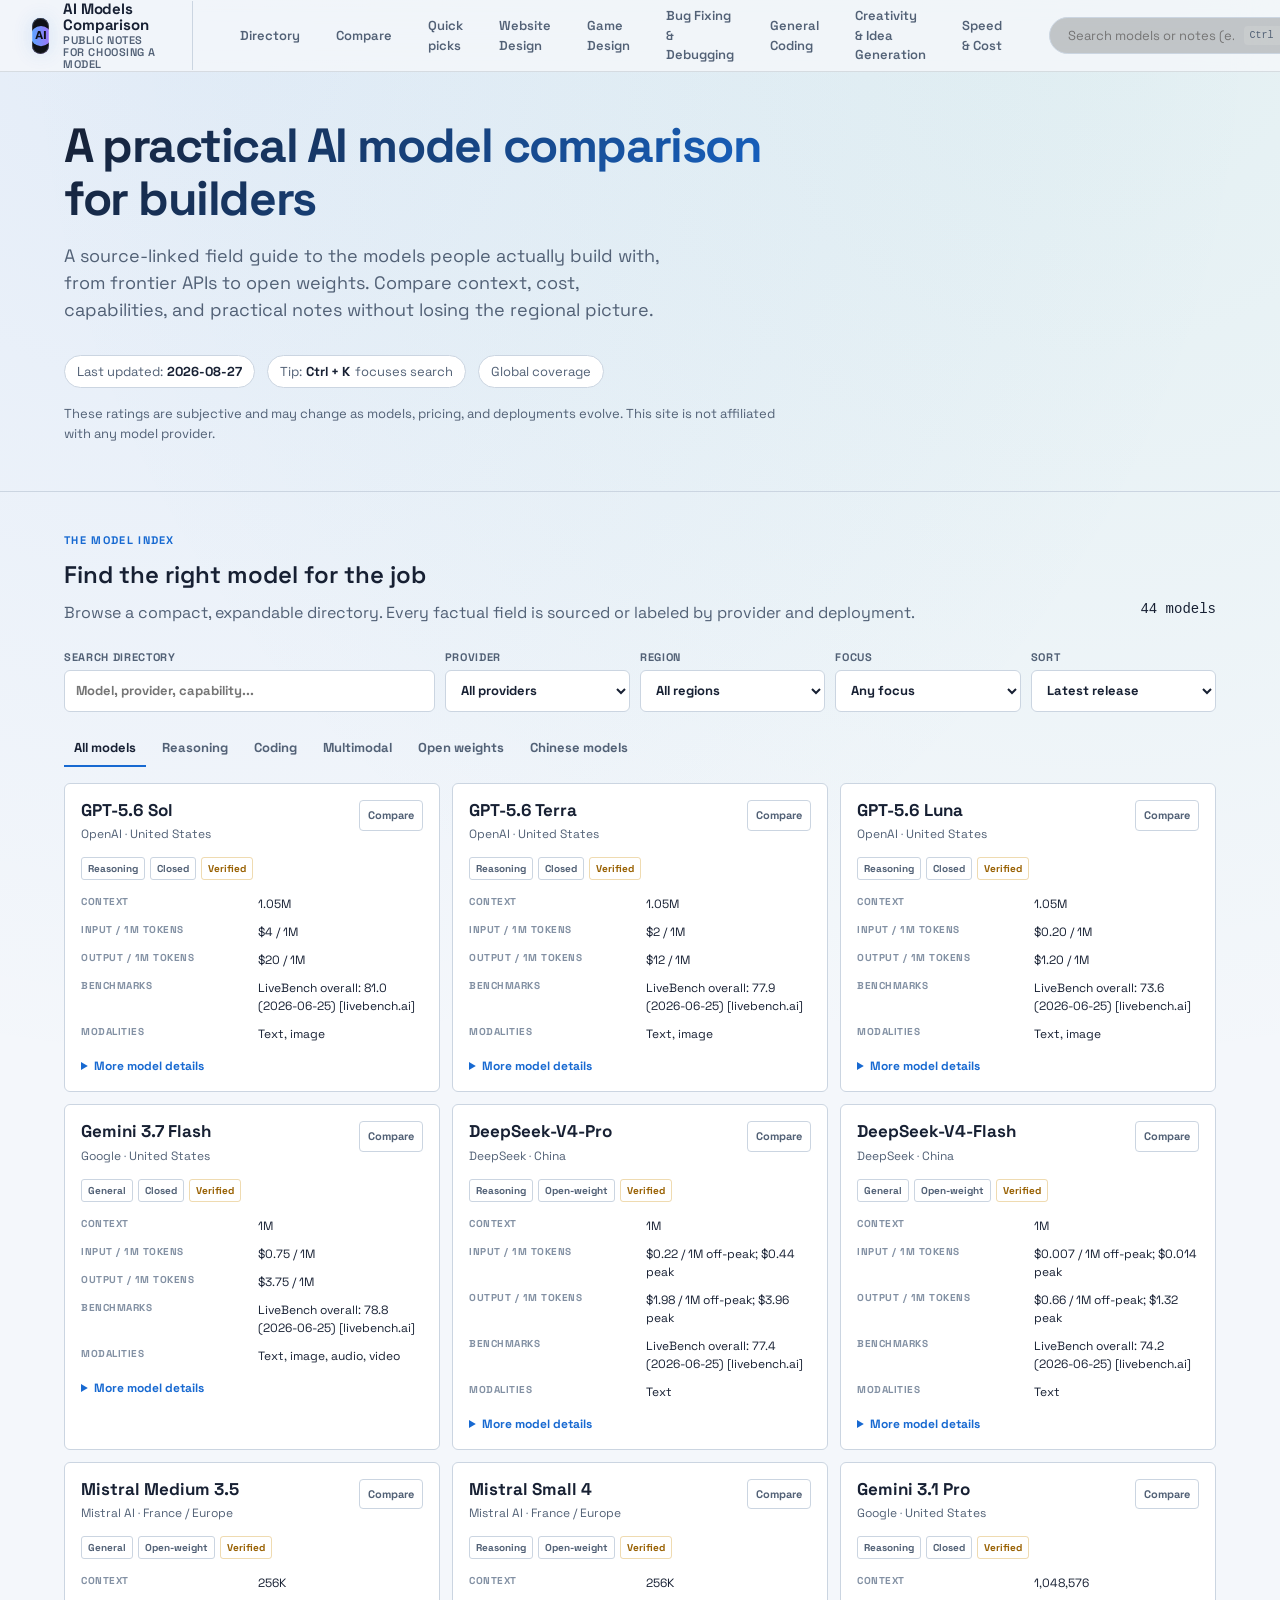
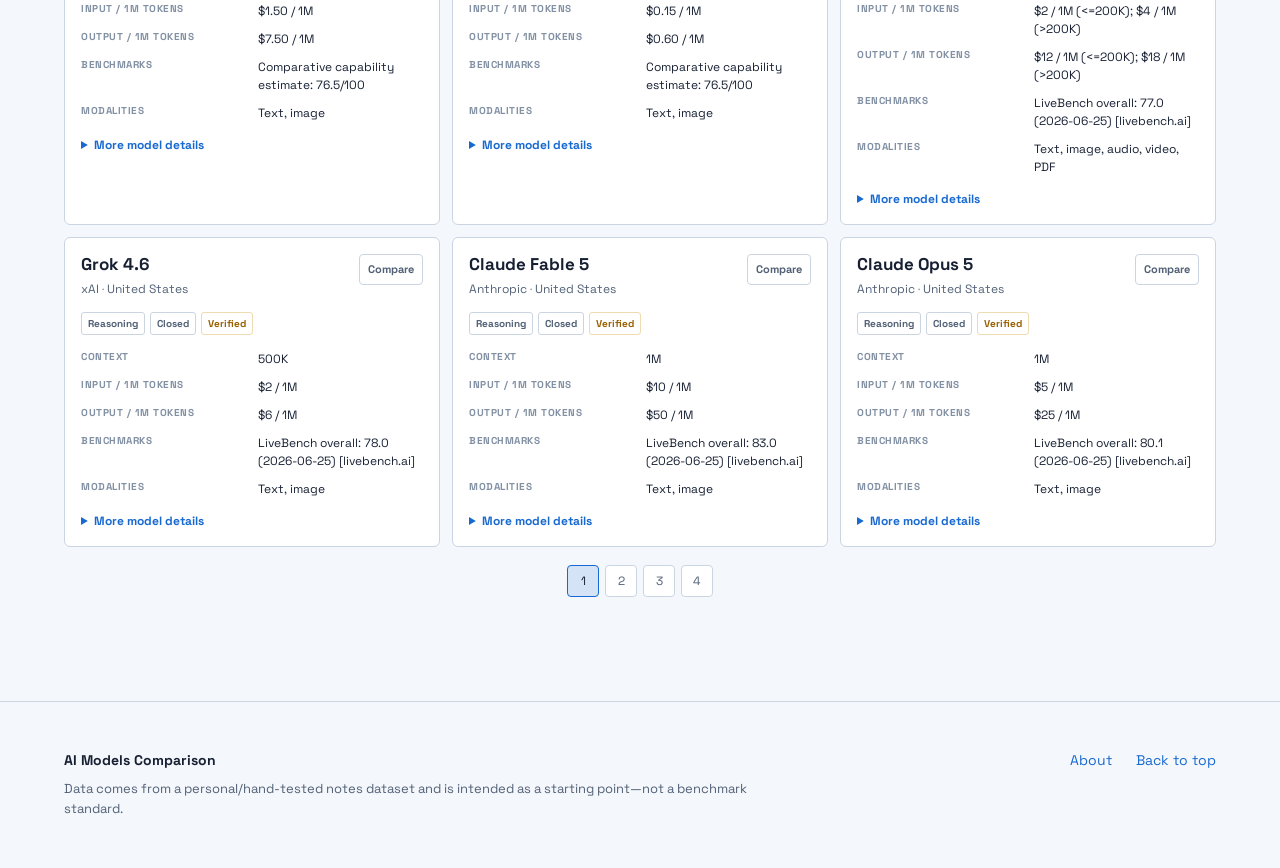
<file: index.html>
<!doctype html>
<html lang="en">
  <head>
    <meta charset="UTF-8" />
    <meta name="viewport" content="width=device-width, initial-scale=1" />
    <meta name="color-scheme" content="dark light" />
    <title>AI Models Comparison</title>
    <meta name="description" content="A source-linked directory for comparing AI model capabilities, context, pricing, licensing, and practical task notes." />
    <meta name="robots" content="index,follow" />

    <meta property="og:type" content="website" />
    <meta property="og:title" content="AI Models Comparison" />
    <meta
      property="og:description"
      content="A skimmable, public comparison of popular AI models across UI/UX, game design, debugging, general coding, creativity, and speed/cost."
    />
    <meta property="og:image" content="./favicon.svg" />

    <meta name="twitter:card" content="summary" />
    <meta name="twitter:title" content="AI Models Comparison" />
    <meta
      name="twitter:description"
      content="A skimmable, public comparison of popular AI models across UI/UX, game design, debugging, general coding, creativity, and speed/cost."
    />
    <meta name="twitter:image" content="./favicon.svg" />
    <link rel="preconnect" href="https://fonts.googleapis.com">
    <link rel="preconnect" href="https://fonts.gstatic.com" crossorigin>
    <link href="https://fonts.googleapis.com/css2?family=Space+Grotesk:wght@400;500;600;700&family=Inter:wght@400;500;600;700&display=swap" rel="stylesheet">
    <link rel="stylesheet" href="./styles.css" />
    <script src="./theme.js"></script>
    <link rel="icon" href="./favicon.svg" type="image/svg+xml" />
    <link rel="apple-touch-icon" href="./favicon.svg" />
    <meta name="theme-color" content="#0f1117" />
  </head>
  <body>
    <a class="skip" href="#main">Skip to content</a>

    <header class="topbar">
      <div class="container topbarInner">
        <a class="brand" href="#top" aria-label="AI Models Comparison Home">
          <span class="logo" aria-hidden="true">
            <img src="./favicon.svg" alt="AI Models Comparison logo" />
          </span>
          <span class="brandText">
            <strong>AI Models Comparison</strong>
            <span>Public notes for choosing a model</span>
          </span>
        </a>

        <nav class="nav" id="nav" aria-label="Section navigation"></nav>

        <div class="controls">
          <form class="searchForm" id="searchForm">
            <label class="input" aria-label="Search models and text">
            <input
              id="search"
              type="search"
              placeholder="Search models or notes (e.g., GPT-5.2, debugging, cost)…"
              autocomplete="off"
            />
              <kbd>Ctrl K</kbd>
            </label>
            <button class="btn" id="searchSubmit" type="submit">Search</button>
          </form>
          <button class="btn" id="clear" type="button">Clear</button>
        </div>
      </div>
    </header>

    <main id="main">
      <section class="hero" id="top">
        <div class="container heroGrid">
          <div class="card heroMain">
            <h1 class="title">A practical AI model comparison for builders</h1>
            <p class="subtitle">
              A source-linked field guide to the models people actually build with, from frontier APIs to open weights.
              Compare context, cost, capabilities, and practical notes without losing the regional picture.
            </p>

            <div class="heroMeta" role="list">
              <span class="pill" role="listitem">
                Last updated: <strong id="updated">—</strong>
              </span>
              <span class="pill" role="listitem">
                Tip: <strong>Ctrl + K</strong>&thinsp; focuses search
              </span>
              <span class="pill" role="listitem">
                Global coverage
              </span>
            </div>

            <p class="disclaimer">
              These ratings are subjective and may change as models, pricing, and deployments evolve.
              This site is not affiliated with any model provider.
            </p>
          </div>
        </div>
      </section>

      <section class="directorySection section" id="directory">
        <div class="container">
          <div class="sectionHeader directoryHeader">
            <div>
              <p class="eyebrow">THE MODEL INDEX</p>
              <h2>Find the right model for the job</h2>
              <p>Browse a compact, expandable directory. Every factual field is sourced or labeled by provider and deployment.</p>
            </div>
            <div class="directoryCount" id="directoryCount" aria-live="polite">—</div>
          </div>
          <div class="directoryTools" aria-label="Directory filters">
            <label class="toolSearch"><span>Search directory</span><input id="directorySearch" type="search" placeholder="Model, provider, capability..." autocomplete="off" /></label>
            <label><span>Provider</span><select id="providerFilter"><option value="">All providers</option></select></label>
            <label><span>Region</span><select id="regionFilter"><option value="">All regions</option></select></label>
            <label><span>Focus</span><select id="focusFilter"><option value="">Any focus</option><option value="reasoning">Reasoning</option><option value="coding">Coding</option><option value="multimodal">Multimodal</option><option value="open">Open weights</option></select></label>
            <label><span>Sort</span><select id="sortFilter"><option value="release">Latest release</option><option value="name">Name</option><option value="context">Context length</option><option value="price">Input price</option></select></label>
          </div>
          <div class="directoryTabs" id="directoryTabs" role="tablist" aria-label="Model categories">
            <button class="tab is-active" data-tab="all" role="tab" aria-selected="true">All models</button>
            <button class="tab" data-tab="reasoning" role="tab" aria-selected="false">Reasoning</button>
            <button class="tab" data-tab="coding" role="tab" aria-selected="false">Coding</button>
            <button class="tab" data-tab="multimodal" role="tab" aria-selected="false">Multimodal</button>
            <button class="tab" data-tab="open" role="tab" aria-selected="false">Open weights</button>
            <button class="tab" data-tab="china" role="tab" aria-selected="false">Chinese models</button>
          </div>
          <div class="selectionBar" id="selectionBar" hidden><span><strong id="selectionCount">0</strong> selected</span><a class="btn btnPrimary" id="compareSelected" href="./compare.html">Compare selected</a><button class="btn" id="clearSelection" type="button">Clear</button></div>
          <div class="modelGrid" id="modelGrid"></div>
          <div class="pagination" id="pagination" aria-label="Directory pagination"></div>
        </div>
      </section>

      <footer class="footer">
        <div class="container footerInner">
          <div class="footerCopy">
            <div class="footerTitle">AI Models Comparison</div>
            <div class="fineprint">
              Data comes from a personal/hand-tested notes dataset and is intended as a starting point—not a benchmark standard.
            </div>
          </div>

          <div class="smallLinks" aria-label="Site links">
            <a href="./README.md">About</a>
            <a href="#top">Back to top</a>
          </div>
        </div>
      </footer>
    </main>

    <script src="./data.js"></script>
    <script src="./app.js"></script>
  </body>
</html>
</file>
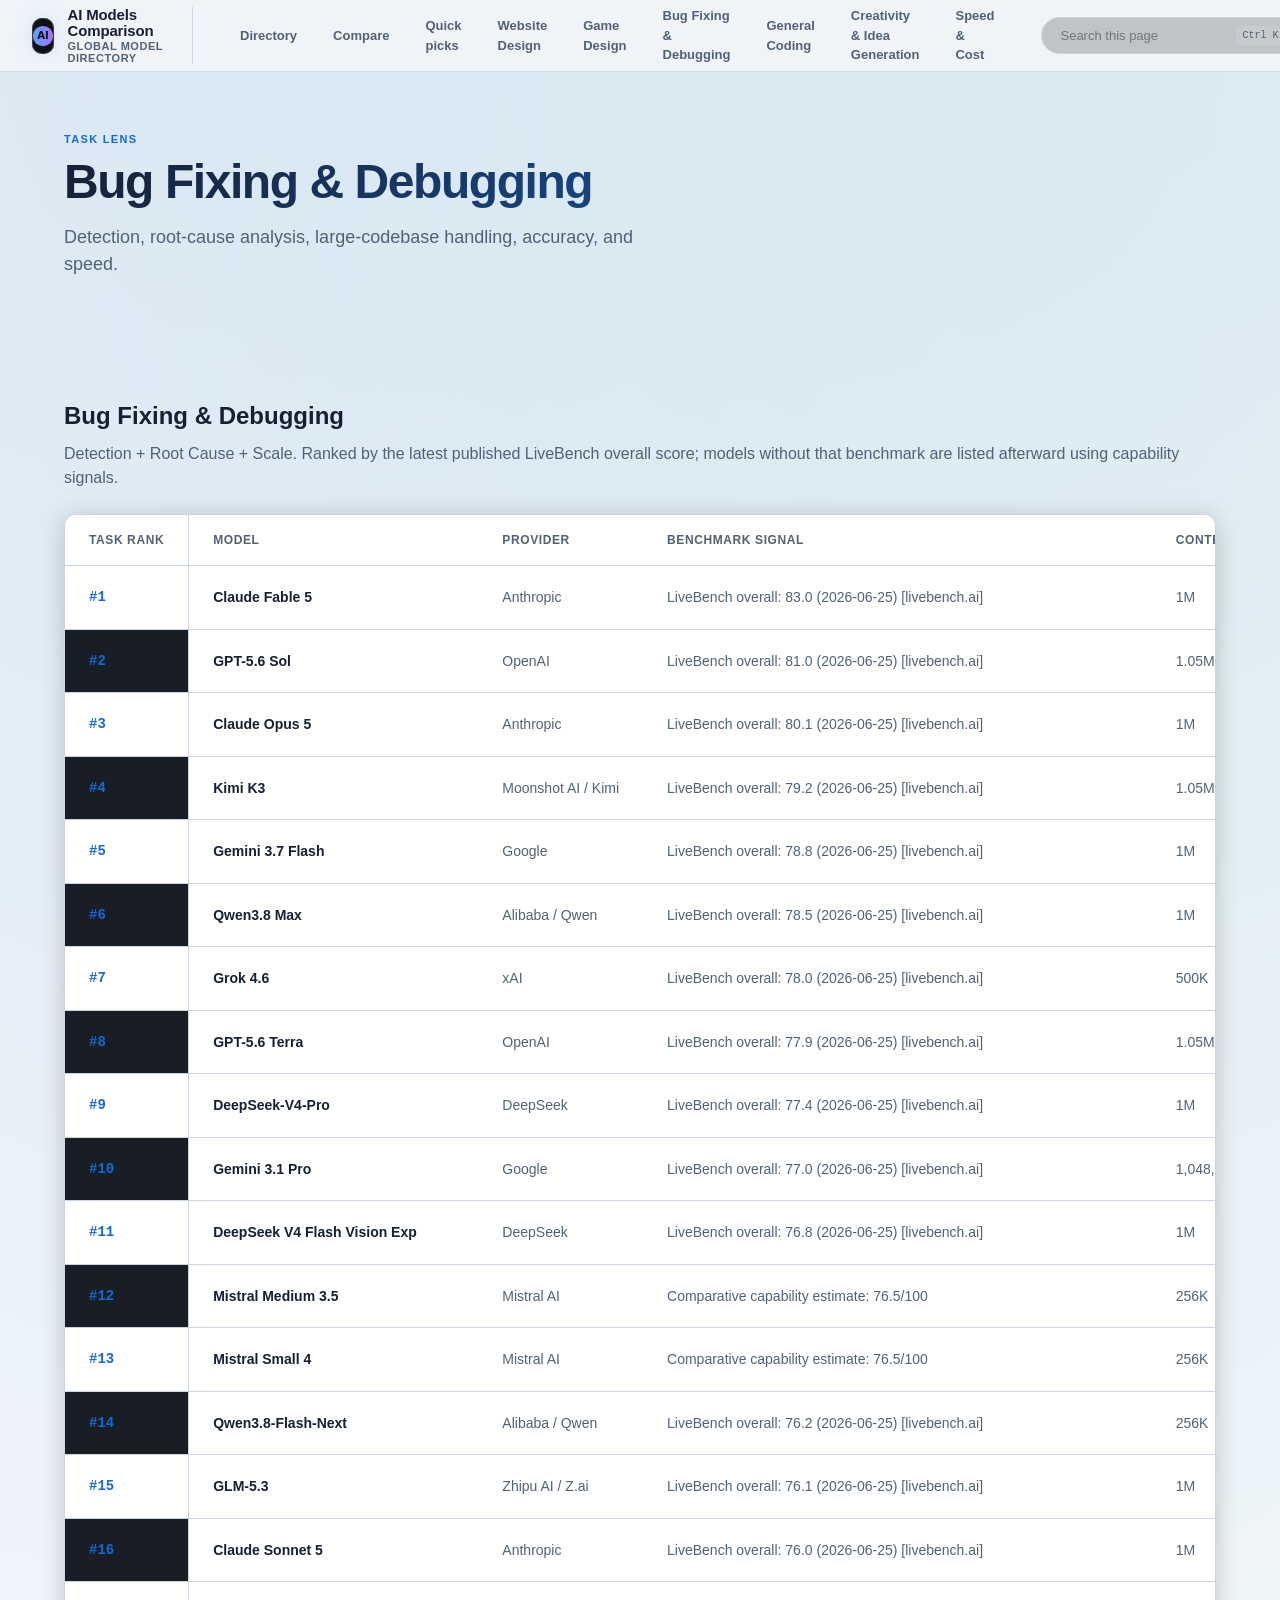
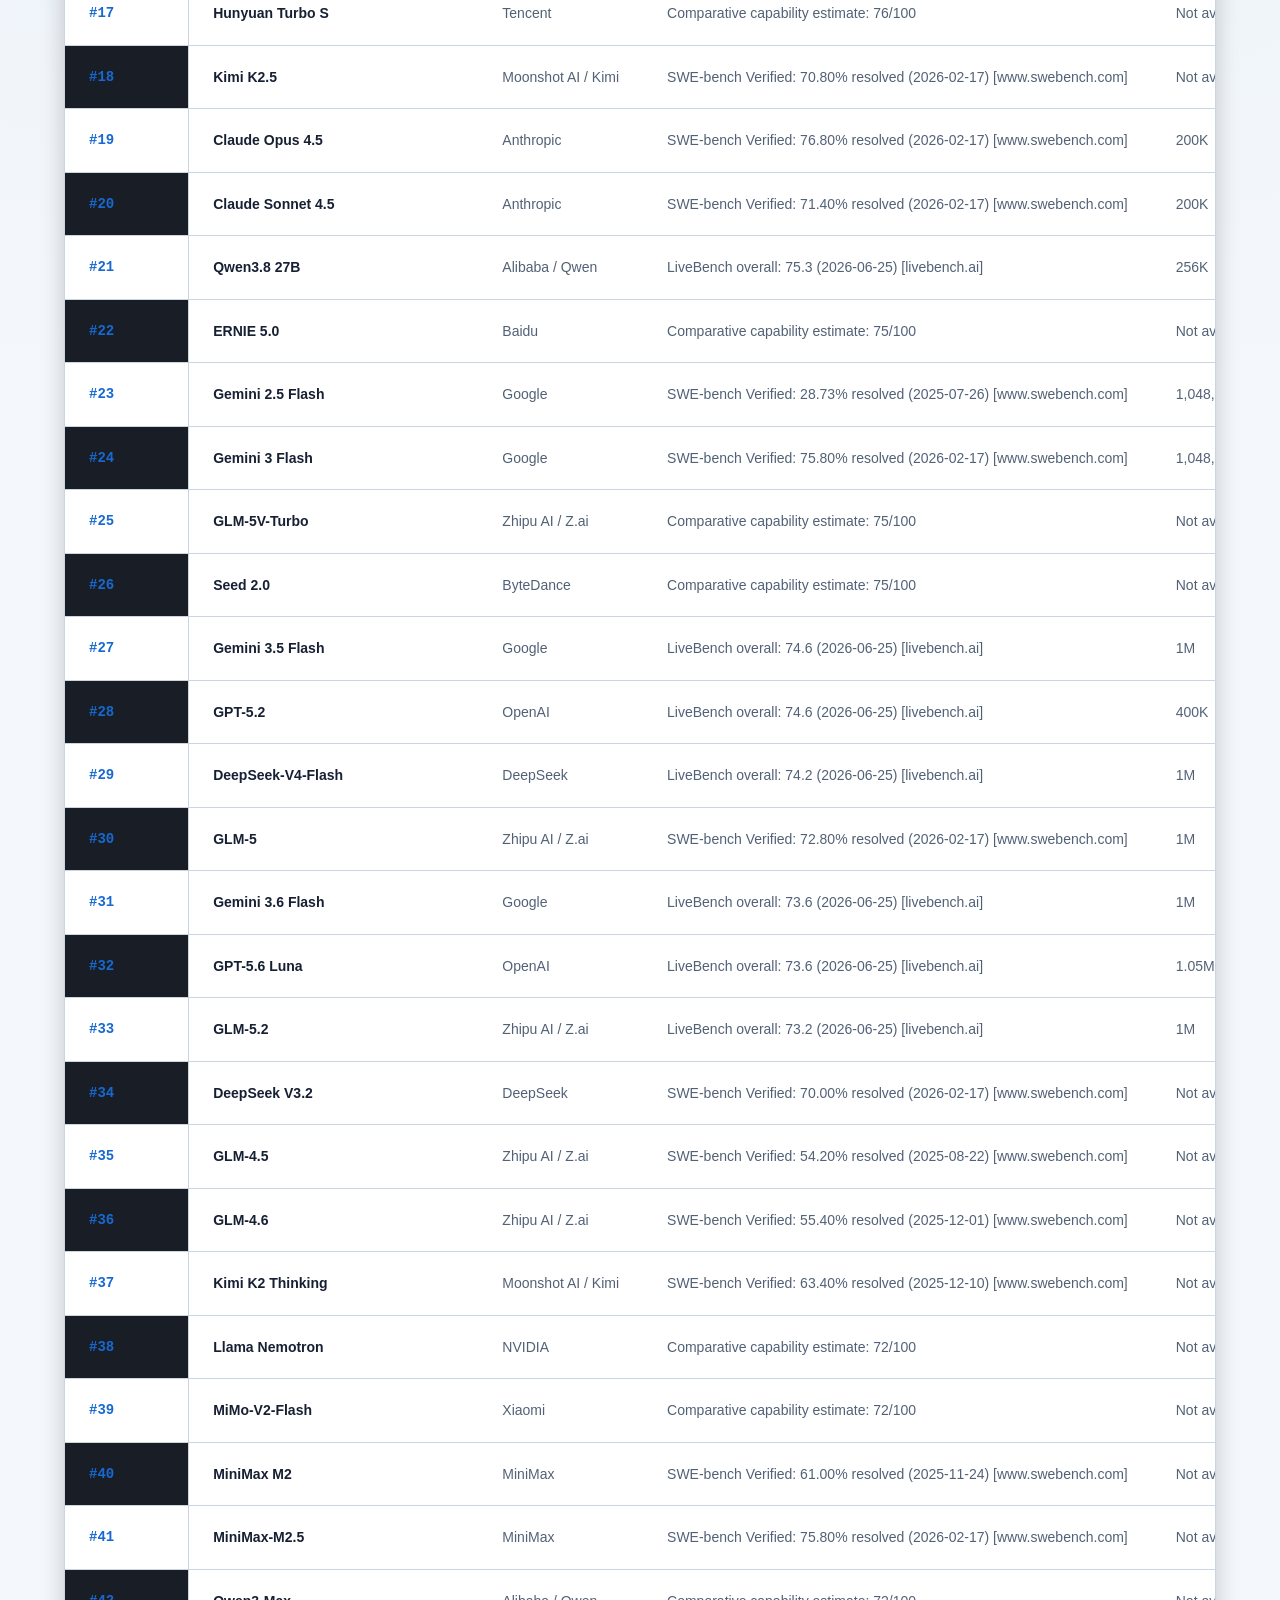
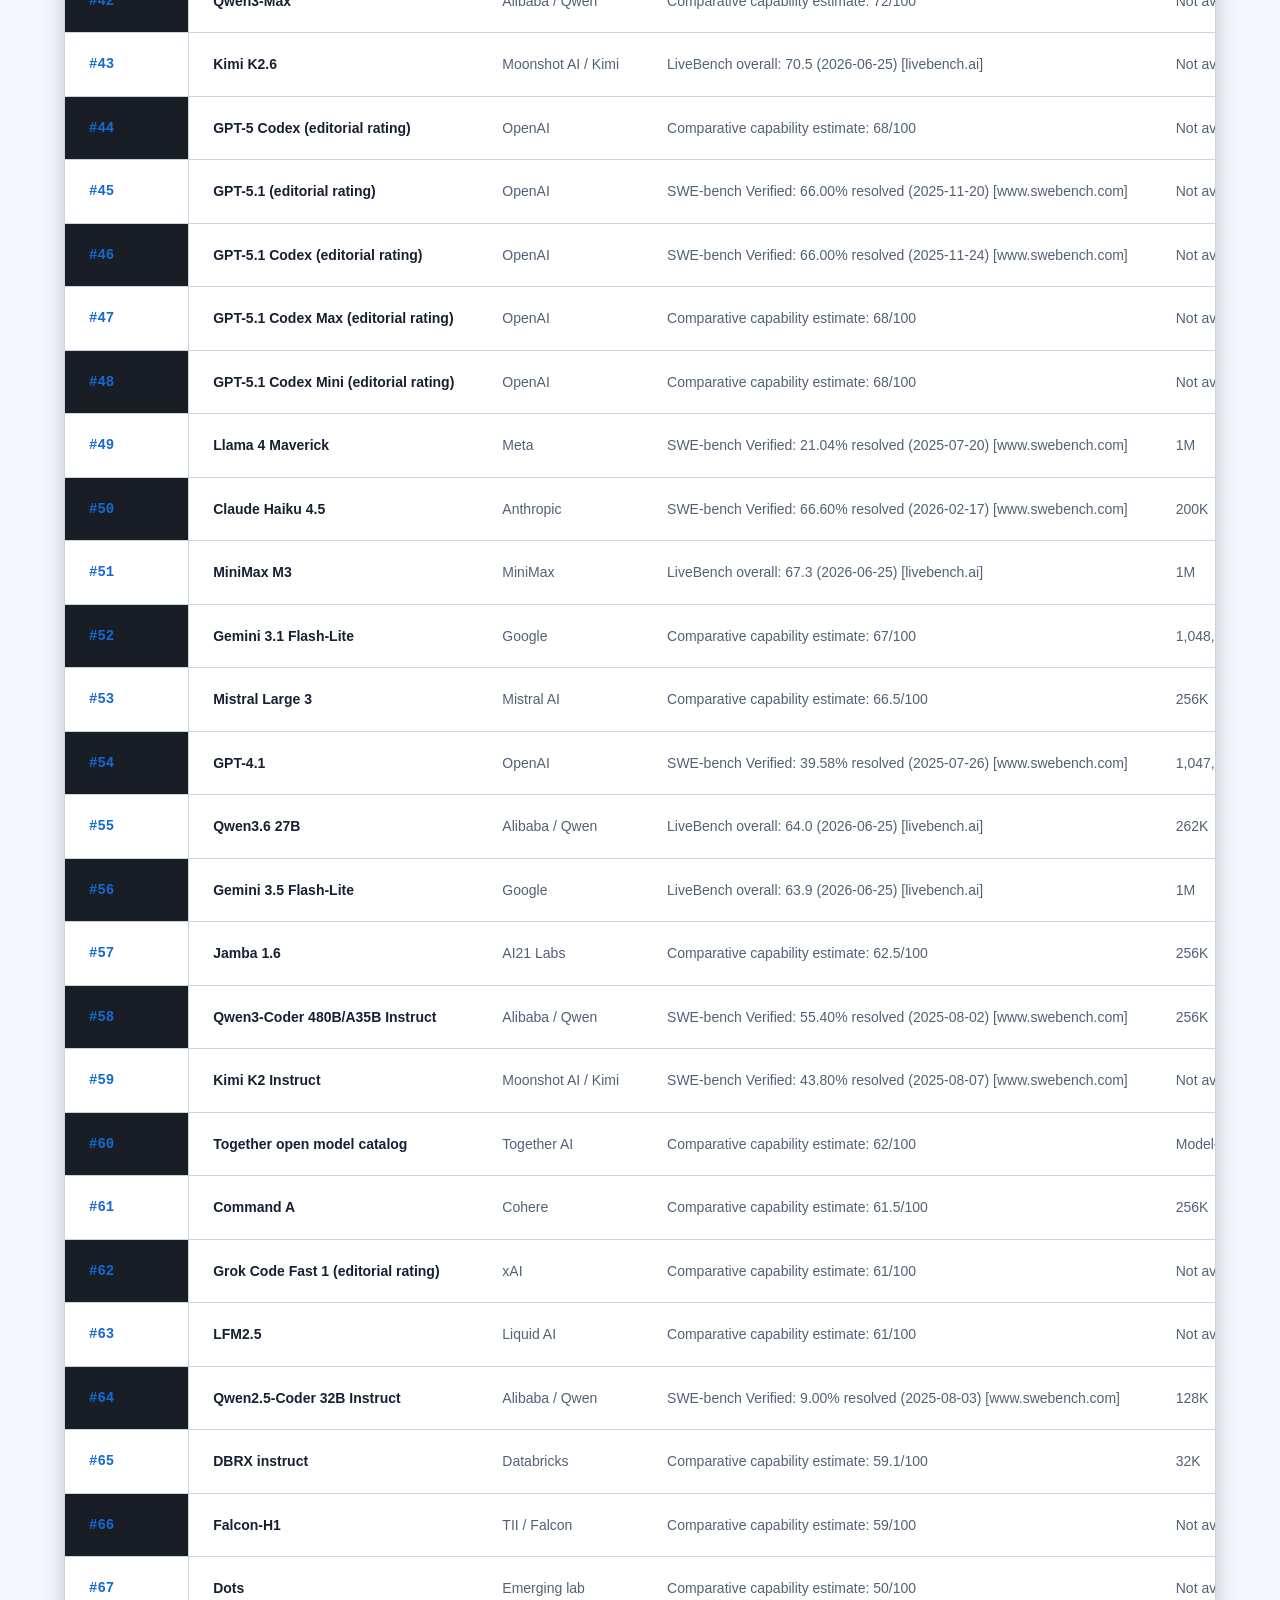
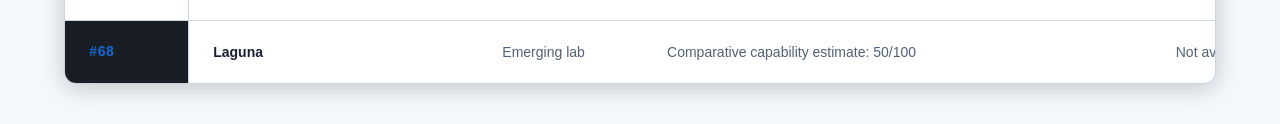
<file: bug-fixing.html>
<!doctype html>
<html lang="en"><head><meta charset="UTF-8"><meta name="viewport" content="width=device-width, initial-scale=1"><title>Bug Fixing | AI Models Comparison</title><link rel="stylesheet" href="./styles.css"><link rel="icon" href="./favicon.svg" type="image/svg+xml"></head>
<body data-section="bug-fixing"><a class="skip" href="#main">Skip to content</a><header class="topbar"><div class="container topbarInner"><a class="brand" href="./index.html"><span class="logo"><img src="./favicon.svg" alt=""></span><span class="brandText"><strong>AI Models Comparison</strong><span>Global model directory</span></span></a><nav class="nav" id="nav" aria-label="Site navigation"></nav><div class="controls"><label class="input"><input id="search" type="search" placeholder="Search this page"><kbd>Ctrl K</kbd></label><button class="btn" id="clear" type="button">Clear</button></div></div></header><main id="main"><section class="hero"><div class="container"><div class="card heroMain"><p class="eyebrow">TASK LENS</p><h1 class="title">Bug Fixing &amp; Debugging</h1><p class="subtitle">Detection, root-cause analysis, large-codebase handling, accuracy, and speed.</p></div></div></section><div class="container" id="sections"></div></main><script src="./data.js"></script><script src="./app.js"></script></body></html>
</file>
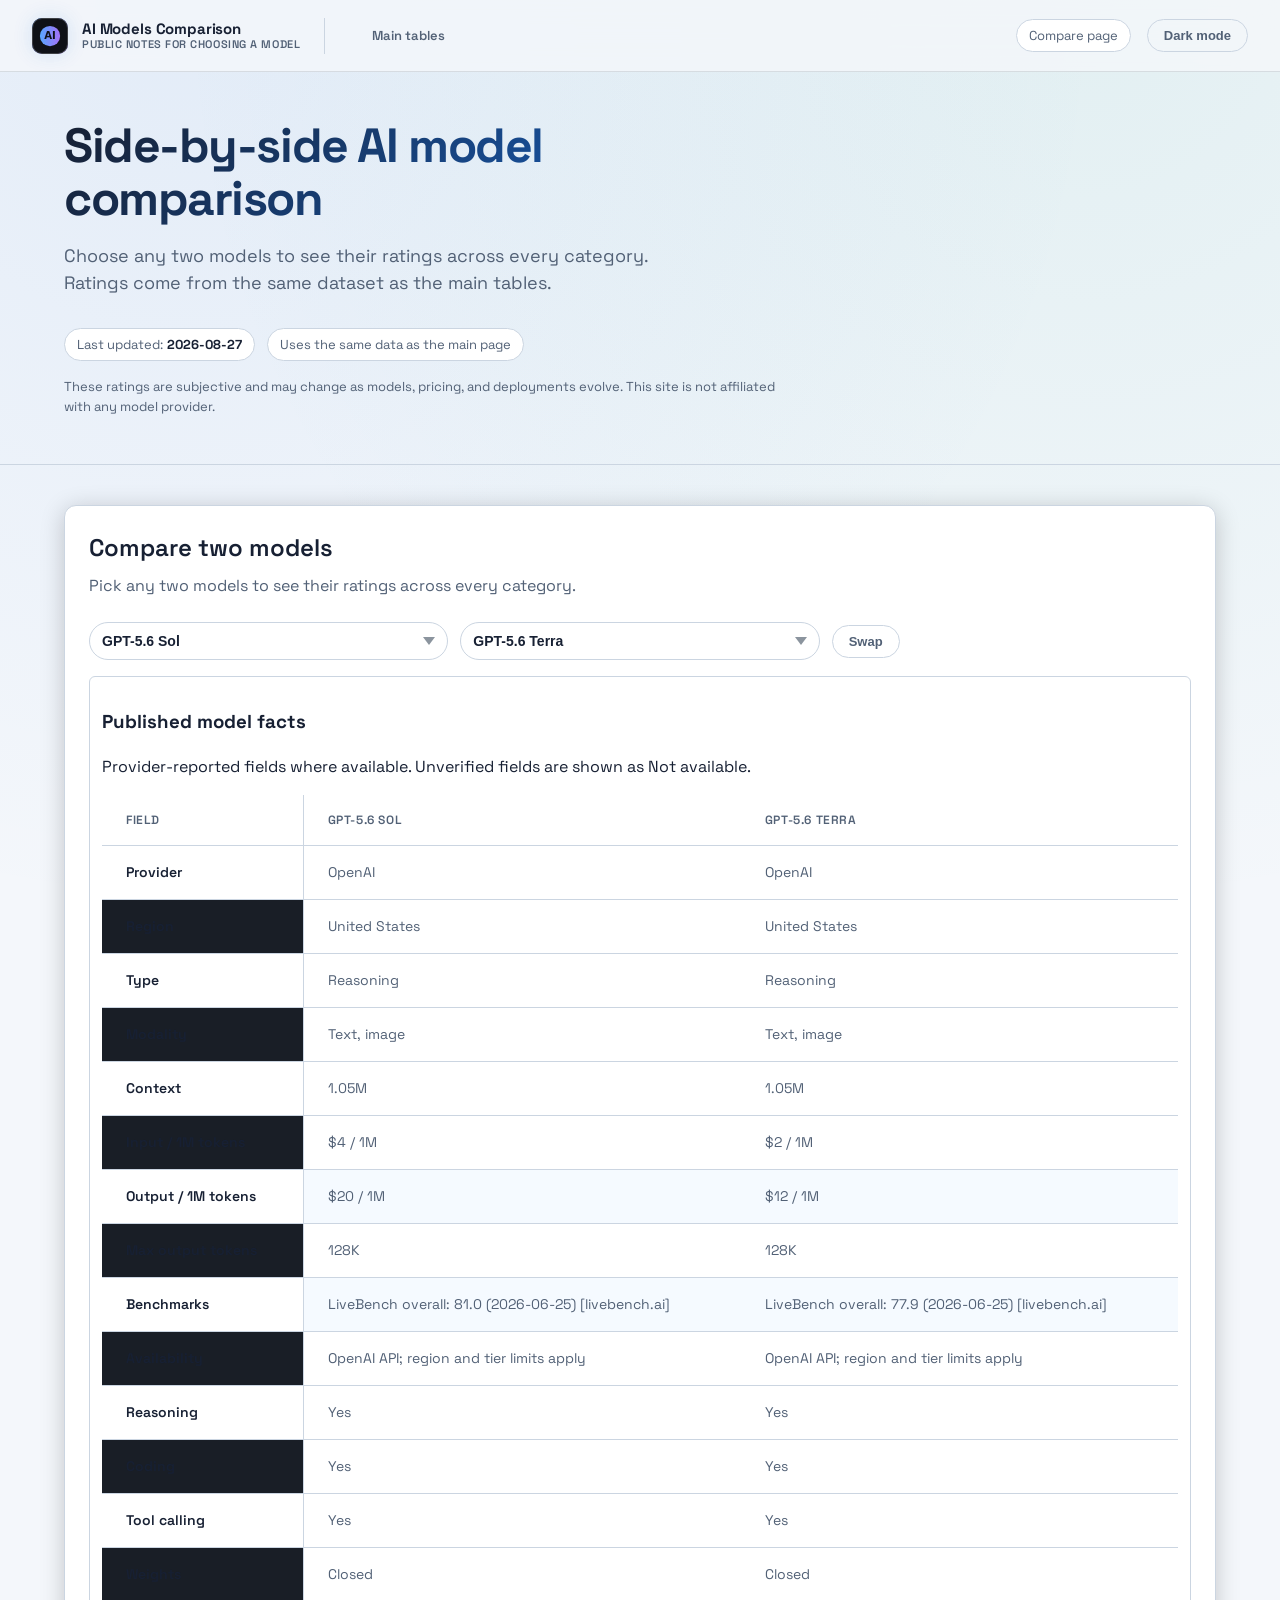
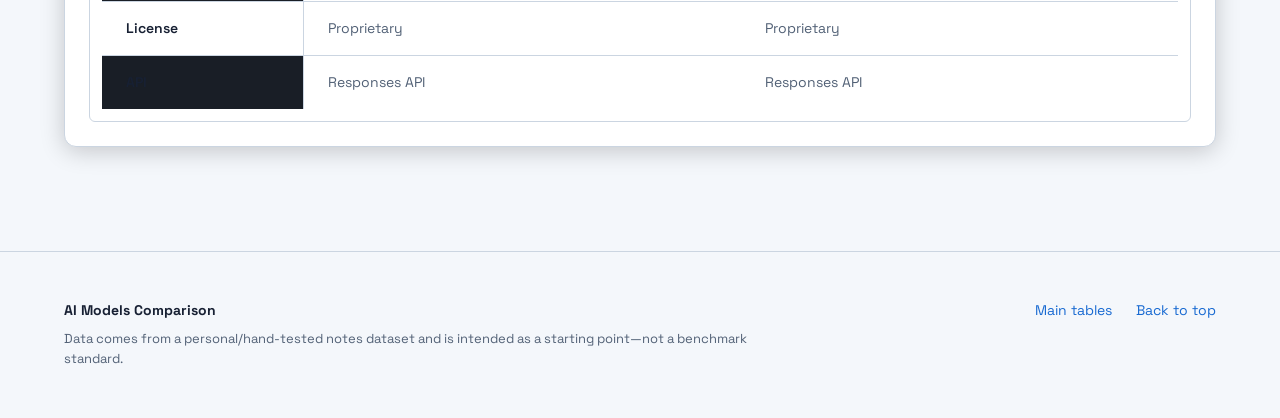
<file: compare.html>
<!doctype html>
<html lang="en">
  <head>
    <meta charset="UTF-8" />
    <meta name="viewport" content="width=device-width, initial-scale=1" />
    <meta name="color-scheme" content="dark light" />
    <title>AI Models Comparison – Compare</title>
    <meta
      name="description"
      content="Side-by-side comparison of popular AI models across UI/UX, game design, debugging, coding, creativity, and speed/cost."
    />
    <meta name="robots" content="index,follow" />
    <link rel="preconnect" href="https://fonts.googleapis.com">
    <link rel="preconnect" href="https://fonts.gstatic.com" crossorigin>
    <link href="https://fonts.googleapis.com/css2?family=Space+Grotesk:wght@400;500;600;700&family=Inter:wght@400;500;600;700&display=swap" rel="stylesheet">
    <link rel="stylesheet" href="./styles.css" />
    <script src="./theme.js"></script>
    <link rel="icon" href="./favicon.svg" type="image/svg+xml" />
    <link rel="apple-touch-icon" href="./favicon.svg" />
    <meta name="theme-color" content="#0f1117" />
  </head>
  <body>
    <a class="skip" href="#main">Skip to content</a>

    <header class="topbar">
      <div class="container topbarInner">
        <a class="brand" href="./index.html" aria-label="AI Models Comparison Home">
          <span class="logo" aria-hidden="true">
            <img src="./favicon.svg" alt="AI Models Comparison logo" />
          </span>
          <span class="brandText">
            <strong>AI Models Comparison</strong>
            <span>Public notes for choosing a model</span>
          </span>
        </a>

        <nav class="nav" id="nav" aria-label="Section navigation"></nav>

        <div class="controls">
          <span class="pill">Compare page</span>
        </div>
      </div>
    </header>

    <main id="main">
      <section class="hero" id="top">
        <div class="container heroGrid">
          <div class="card heroMain">
            <h1 class="title">Side-by-side AI model comparison</h1>
            <p class="subtitle">
              Choose any two models to see their ratings across every category. Ratings come from the same dataset as the main tables.
            </p>

            <div class="heroMeta" role="list">
              <span class="pill" role="listitem">
                Last updated: <strong id="updated">—</strong>
              </span>
              <span class="pill" role="listitem">Uses the same data as the main page</span>
            </div>

            <p class="disclaimer">
              These ratings are subjective and may change as models, pricing, and deployments evolve.
              This site is not affiliated with any model provider.
            </p>
          </div>
        </div>
      </section>

      <section class="section">
        <div class="container" id="compareRoot"></div>
      </section>

      <footer class="footer">
        <div class="container footerInner">
          <div class="footerCopy">
            <div class="footerTitle">AI Models Comparison</div>
            <div class="fineprint">
              Data comes from a personal/hand-tested notes dataset and is intended as a starting point—not a benchmark standard.
            </div>
          </div>

          <div class="smallLinks" aria-label="Site links">
            <a href="./index.html">Main tables</a>
            <a href="#top">Back to top</a>
          </div>
        </div>
      </footer>
    </main>

    <script src="./data.js"></script>
    <script src="./compare.js"></script>
  </body>
</html>
</file>
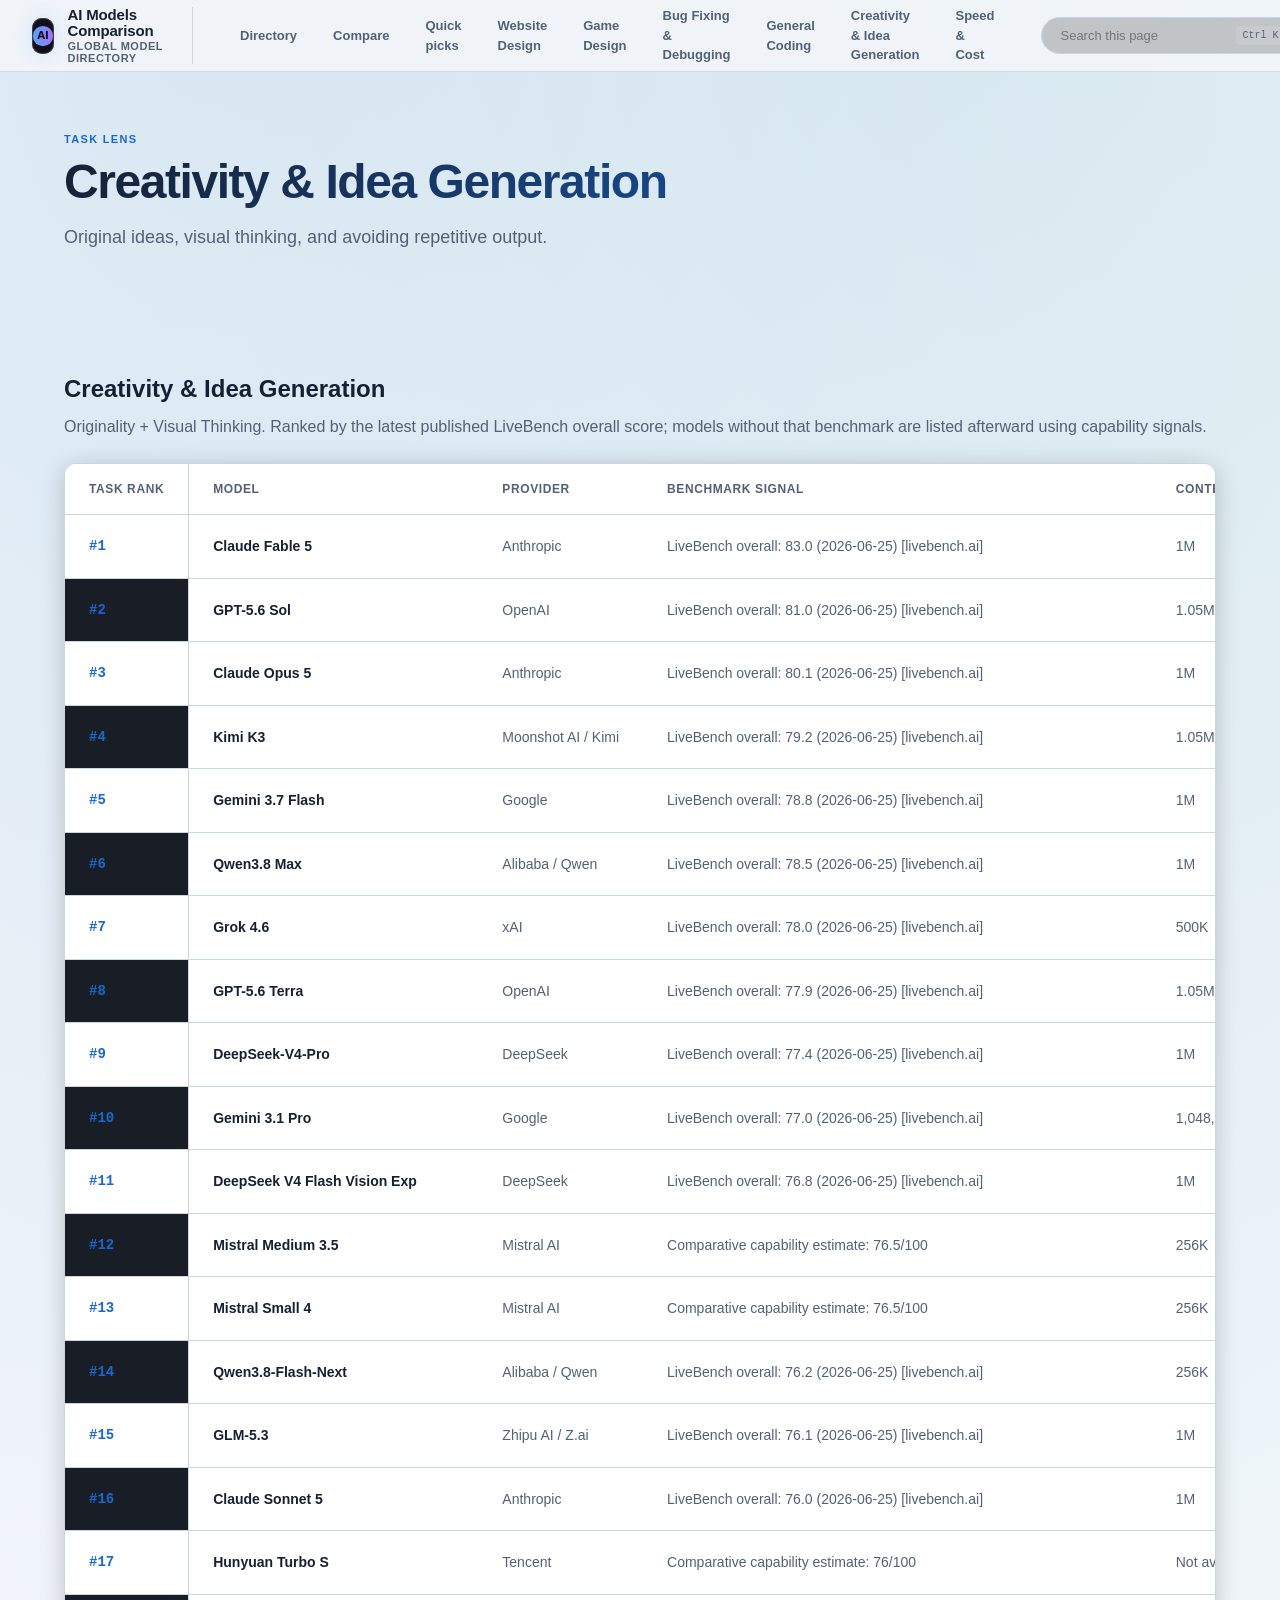
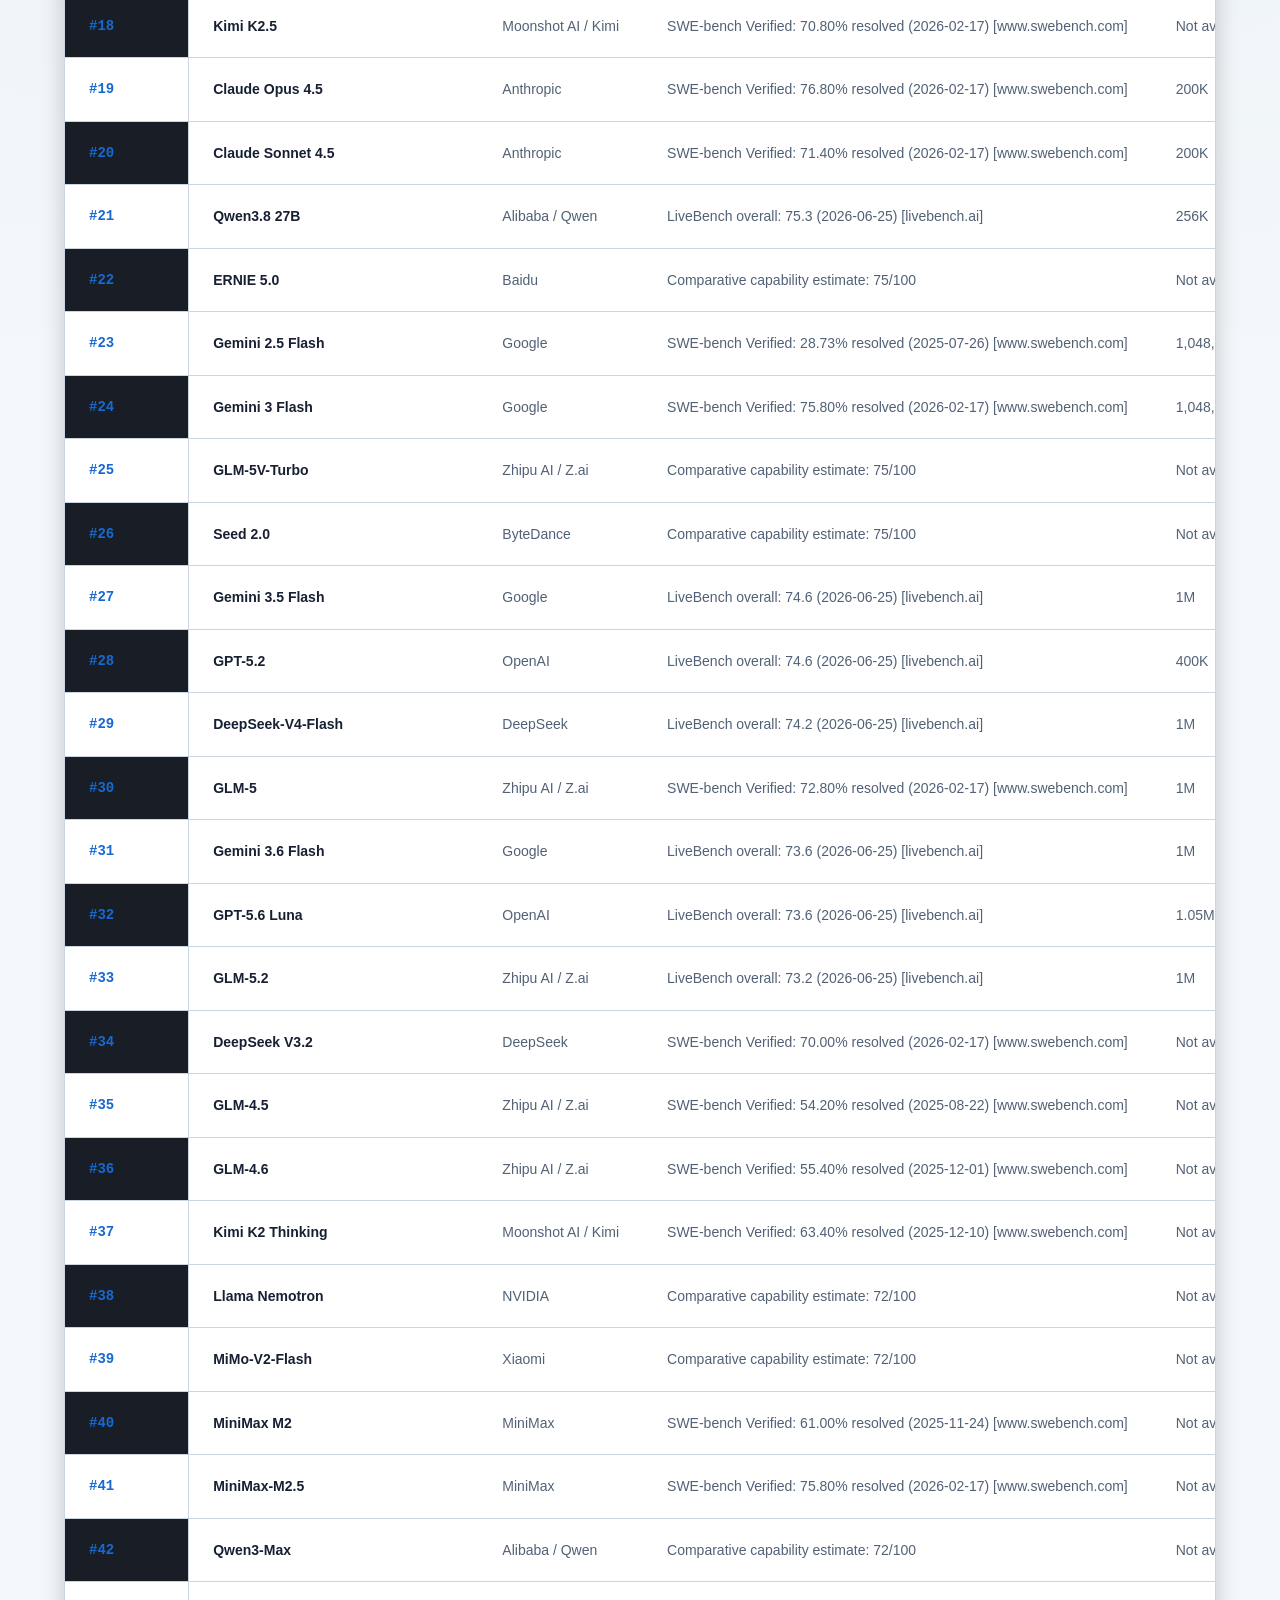
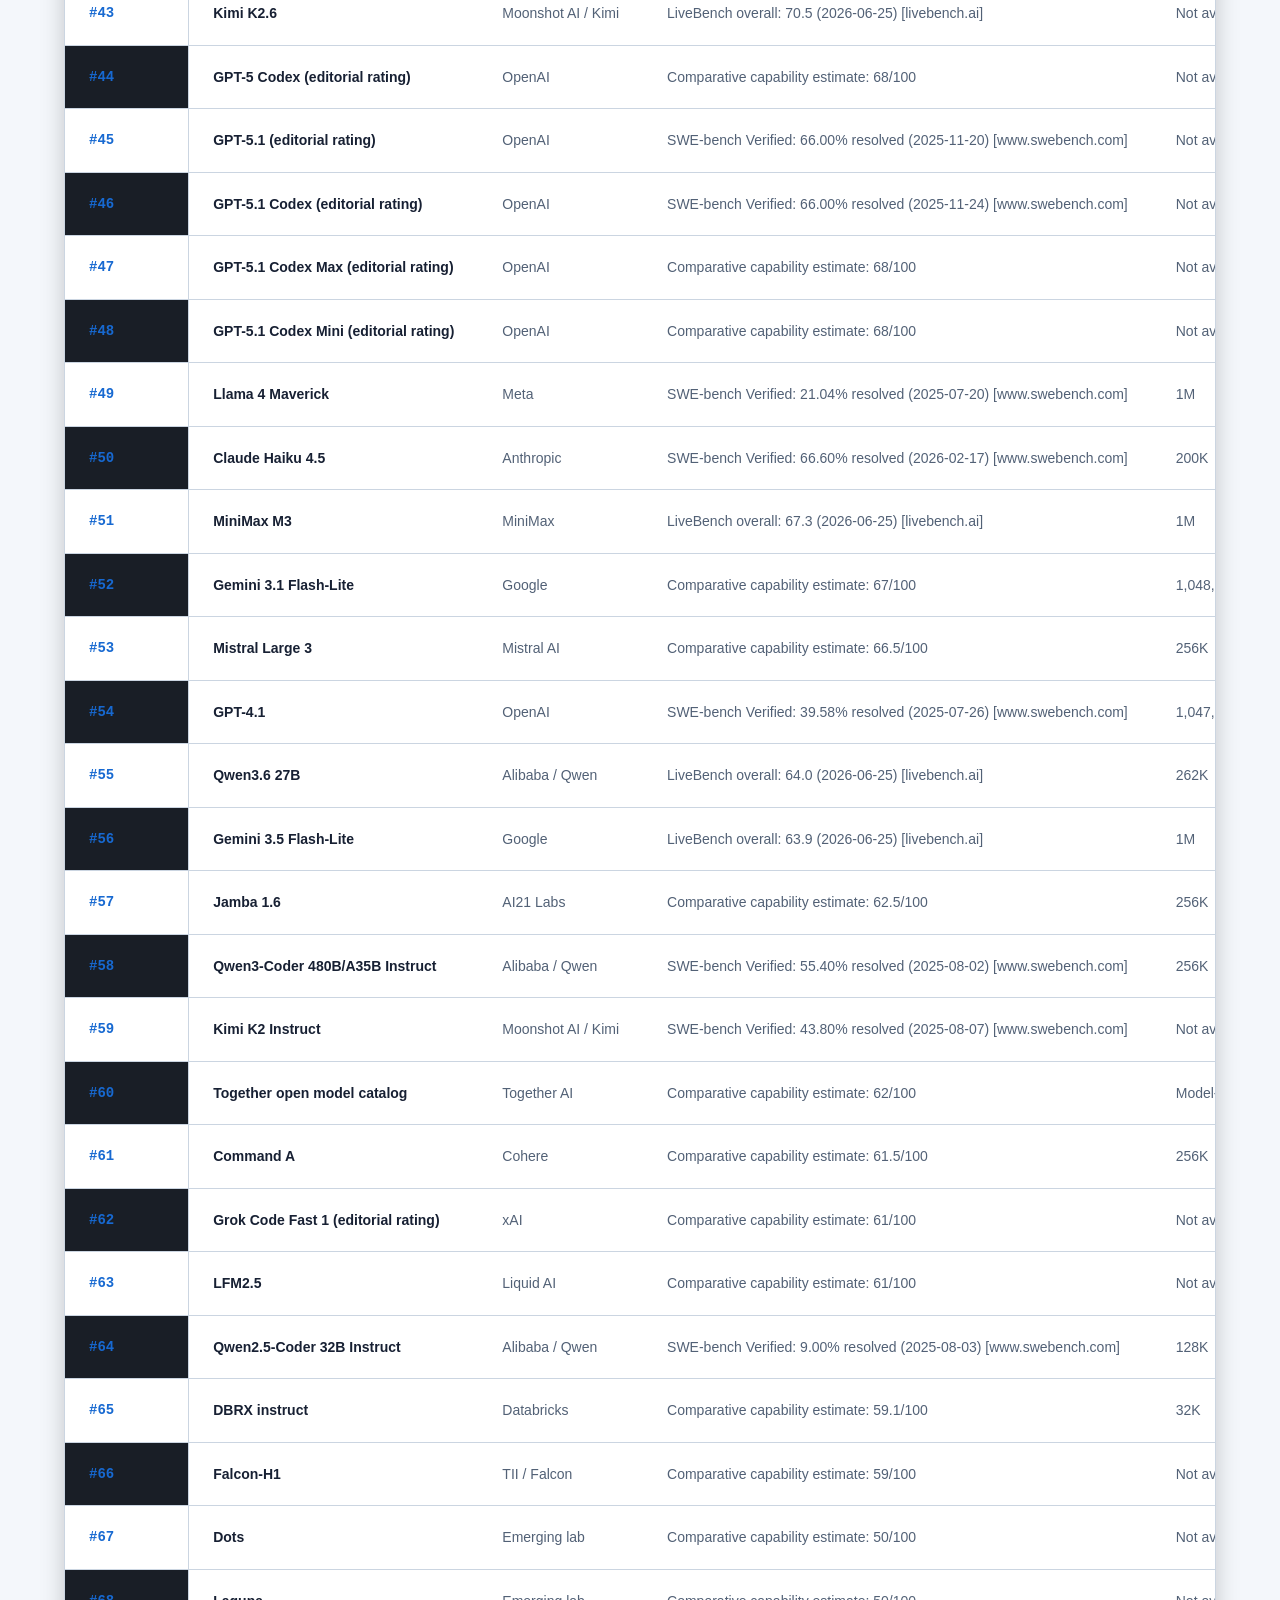
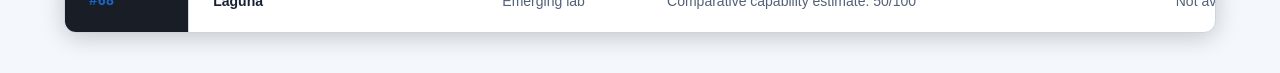
<file: creativity.html>
<!doctype html>
<html lang="en"><head><meta charset="UTF-8"><meta name="viewport" content="width=device-width, initial-scale=1"><title>Creativity | AI Models Comparison</title><link rel="stylesheet" href="./styles.css"><link rel="icon" href="./favicon.svg" type="image/svg+xml"></head>
<body data-section="creativity"><a class="skip" href="#main">Skip to content</a><header class="topbar"><div class="container topbarInner"><a class="brand" href="./index.html"><span class="logo"><img src="./favicon.svg" alt=""></span><span class="brandText"><strong>AI Models Comparison</strong><span>Global model directory</span></span></a><nav class="nav" id="nav" aria-label="Site navigation"></nav><div class="controls"><label class="input"><input id="search" type="search" placeholder="Search this page"><kbd>Ctrl K</kbd></label><button class="btn" id="clear" type="button">Clear</button></div></div></header><main id="main"><section class="hero"><div class="container"><div class="card heroMain"><p class="eyebrow">TASK LENS</p><h1 class="title">Creativity &amp; Idea Generation</h1><p class="subtitle">Original ideas, visual thinking, and avoiding repetitive output.</p></div></div></section><div class="container" id="sections"></div></main><script src="./data.js"></script><script src="./app.js"></script></body></html>
</file>
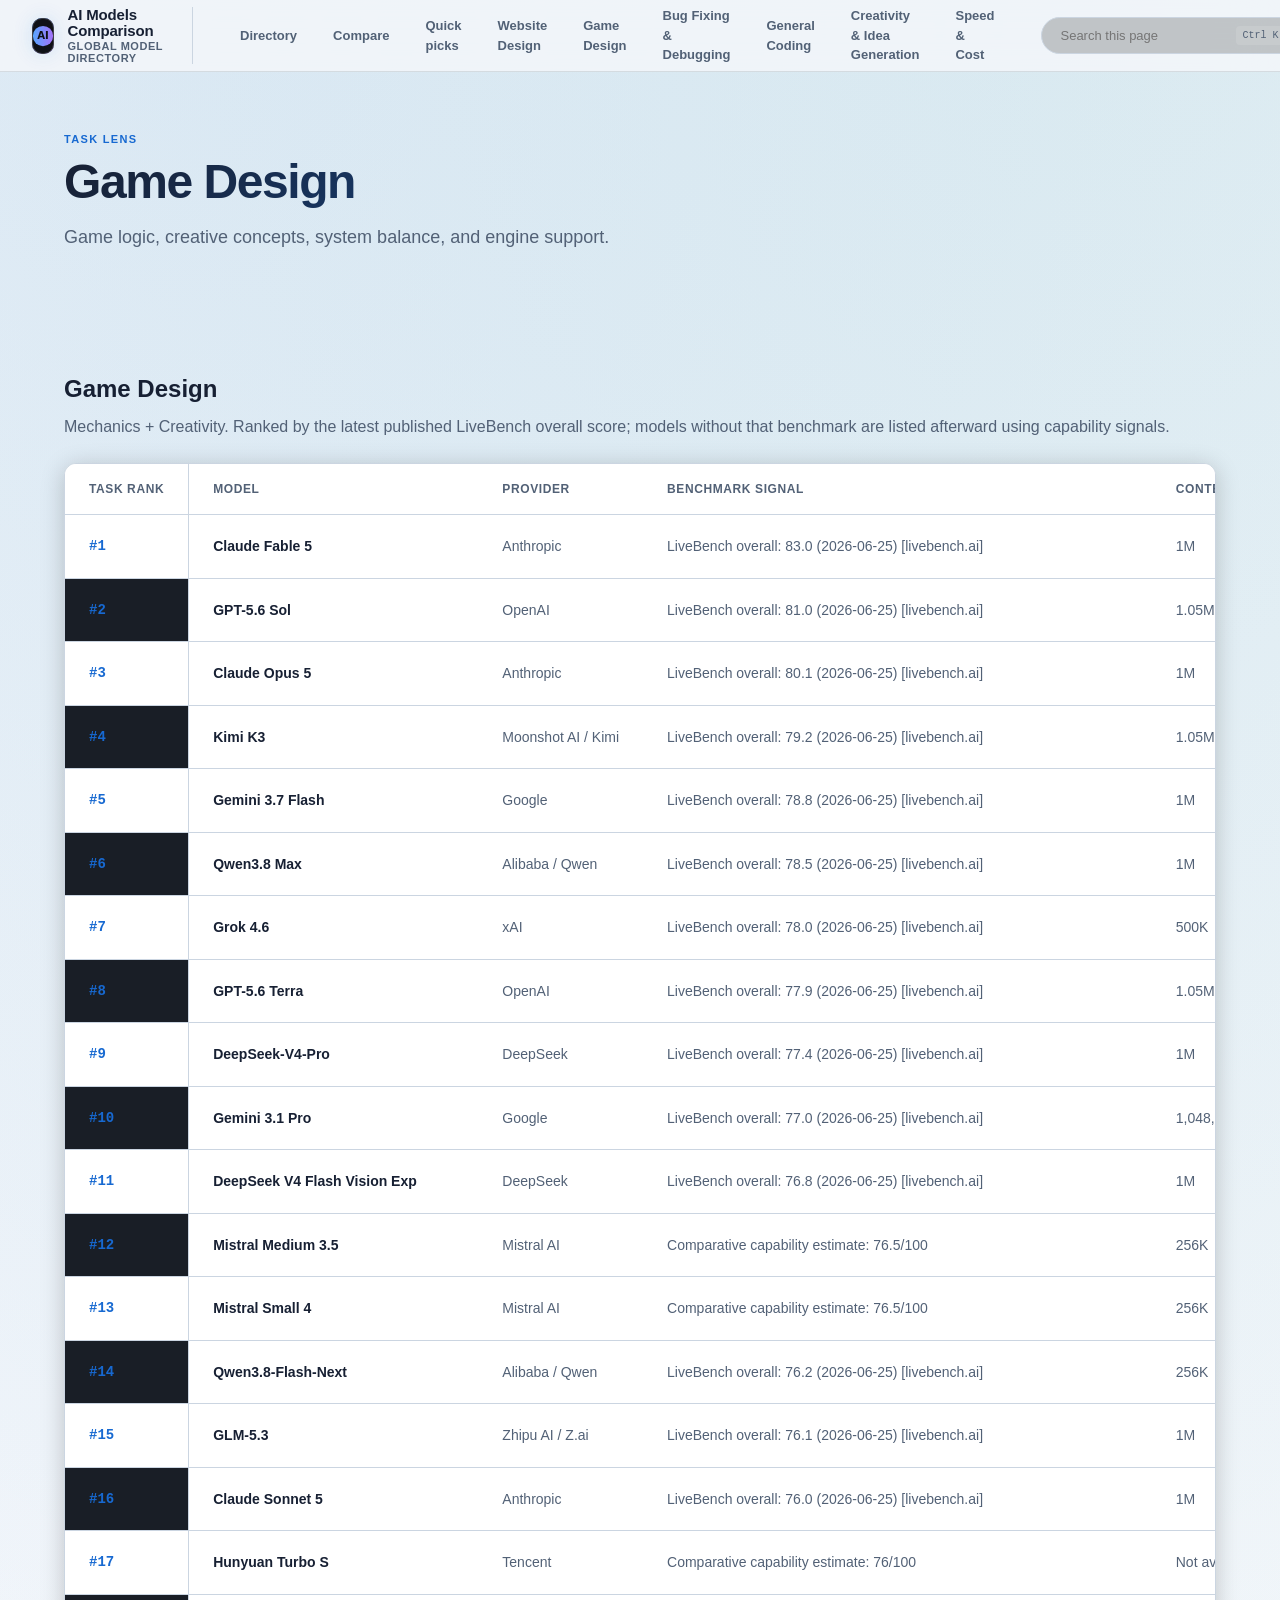
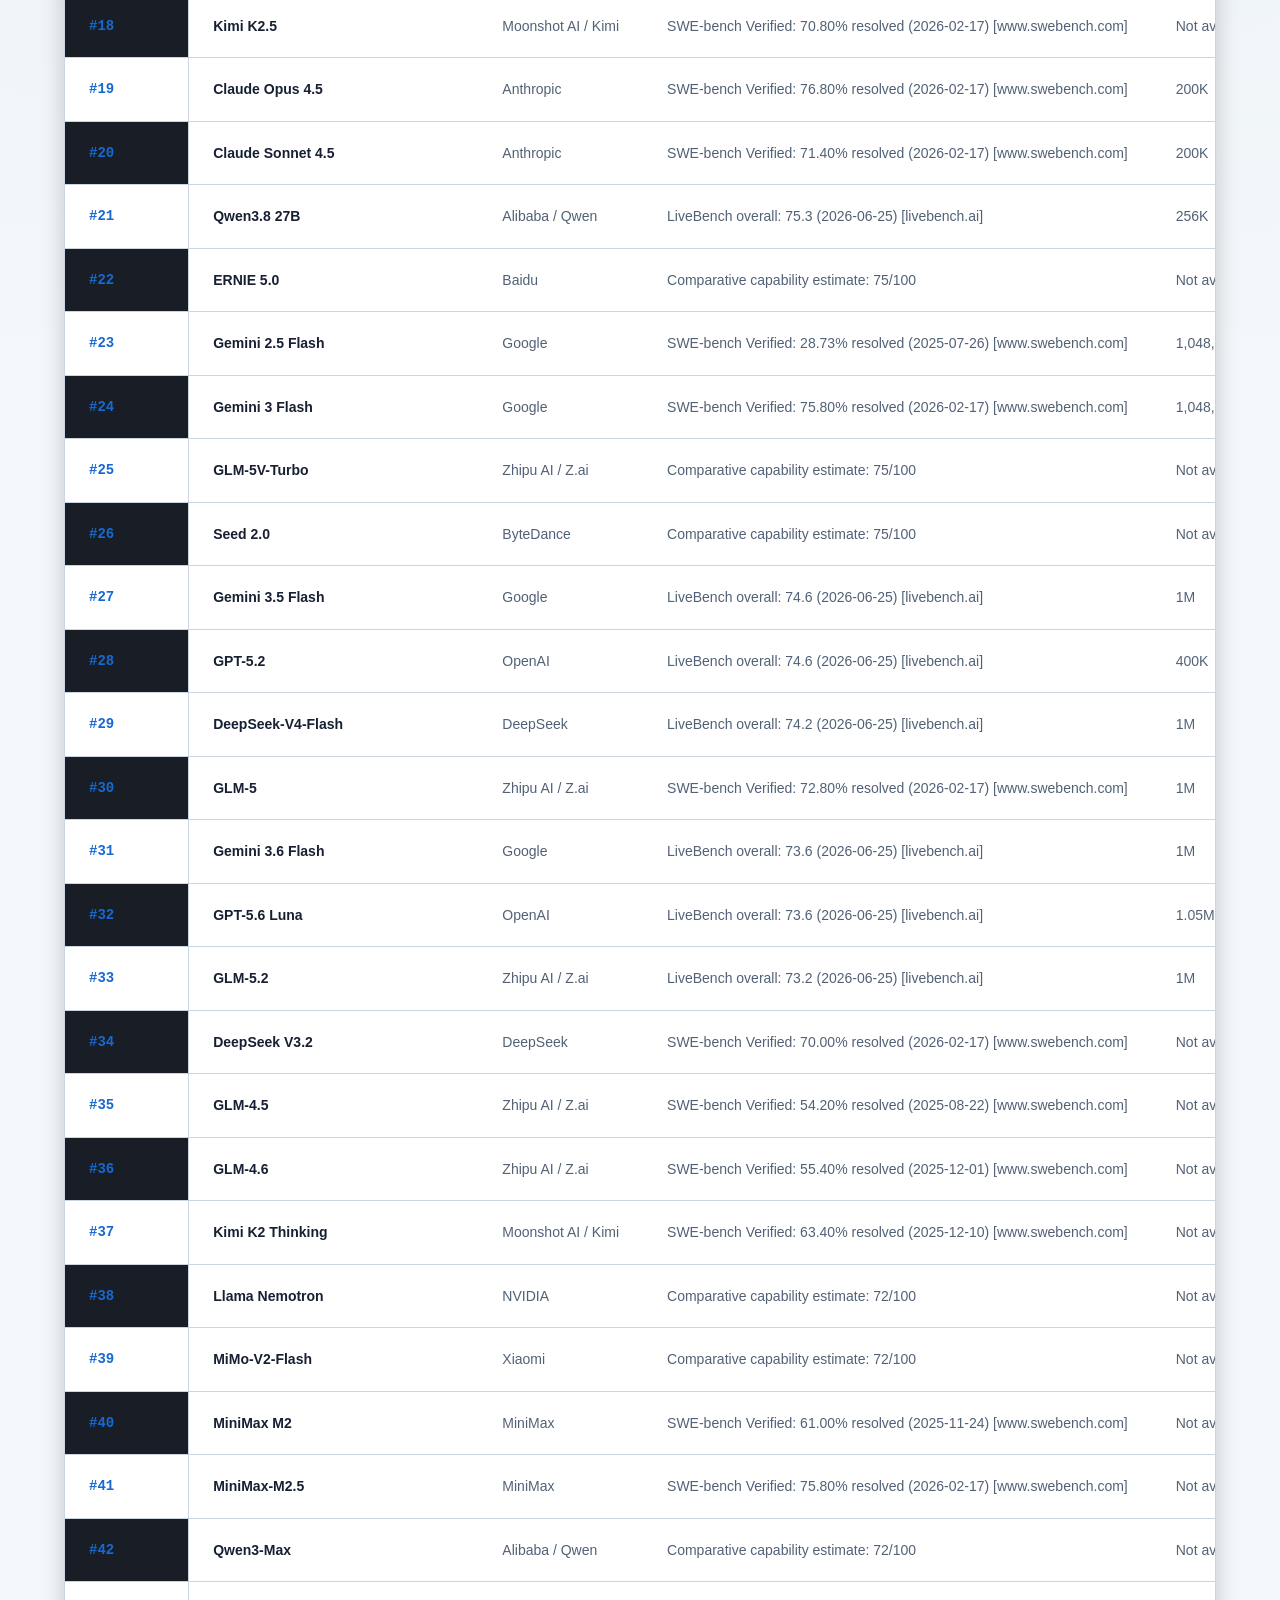
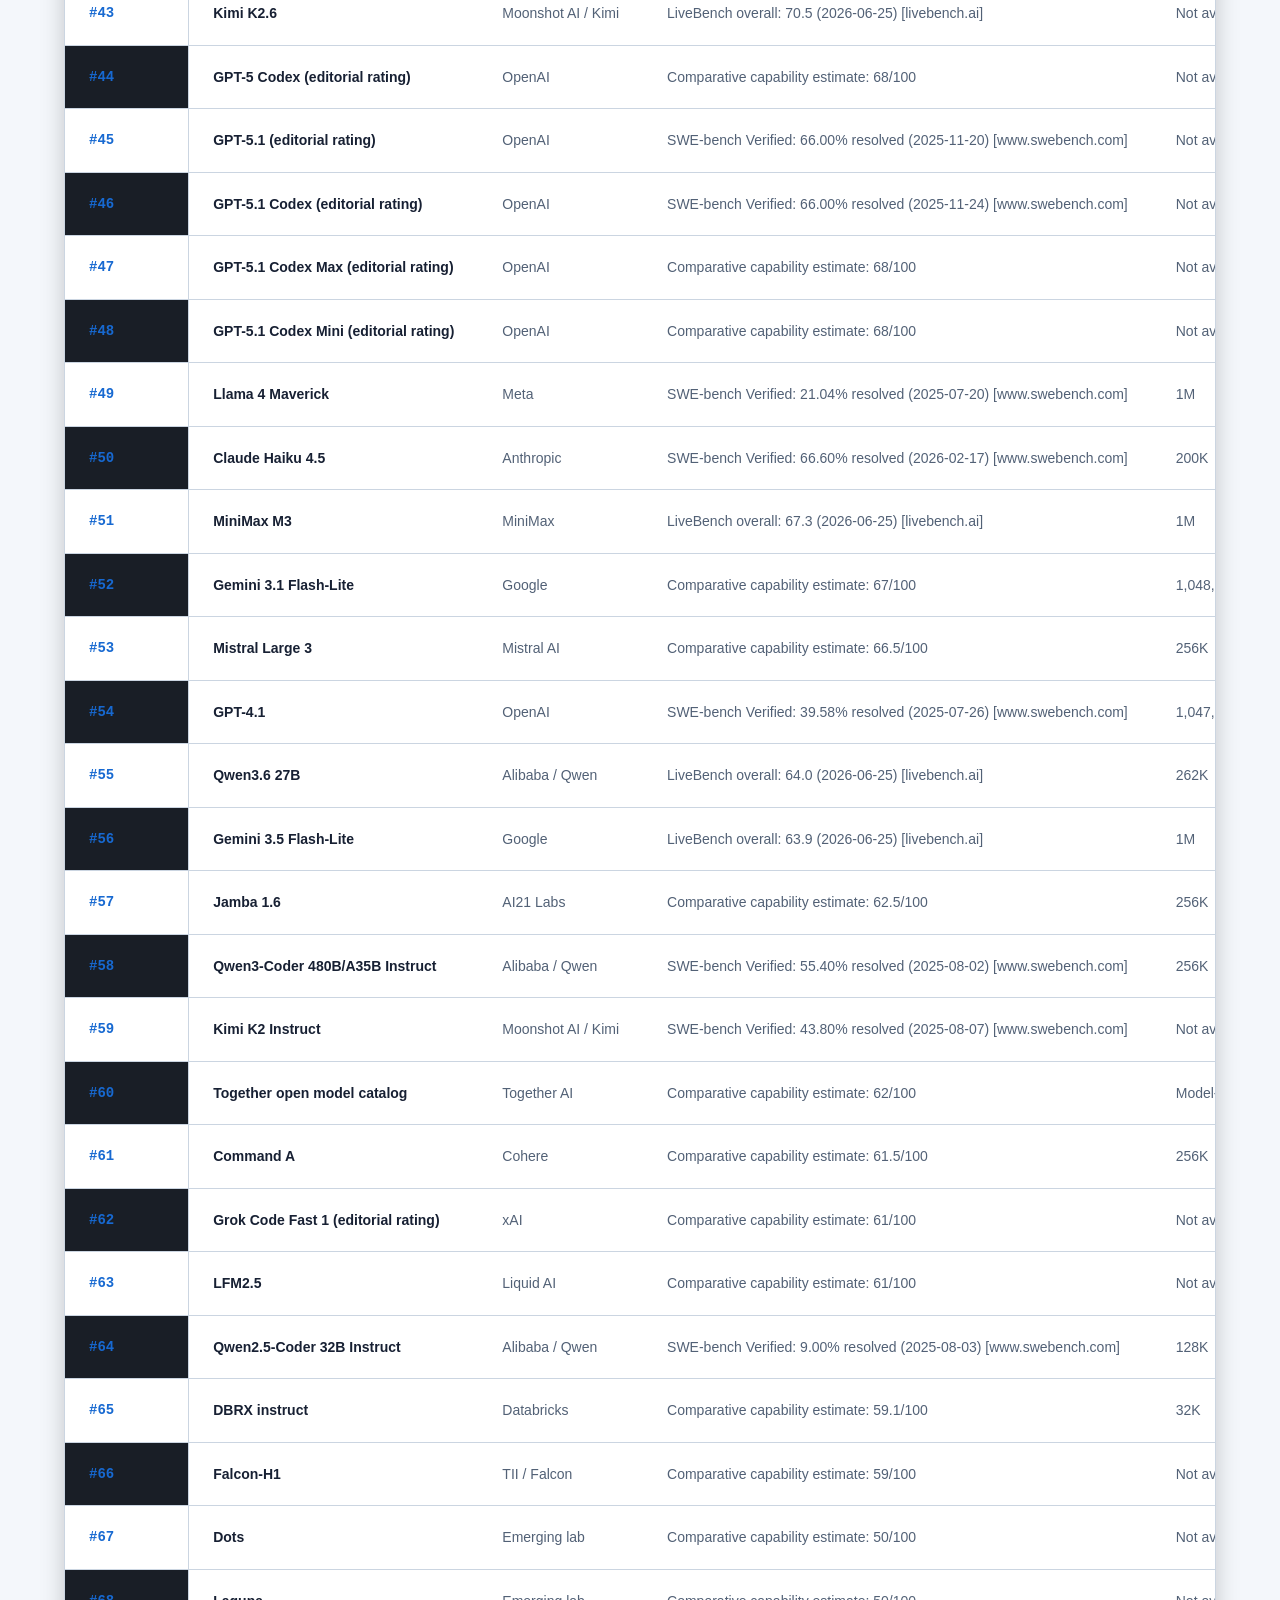
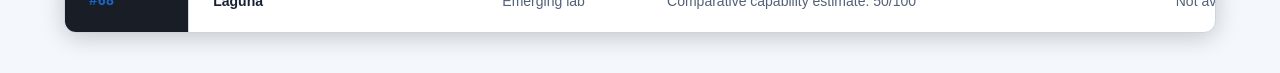
<file: game-design.html>
<!doctype html>
<html lang="en"><head><meta charset="UTF-8"><meta name="viewport" content="width=device-width, initial-scale=1"><title>Game Design | AI Models Comparison</title><link rel="stylesheet" href="./styles.css"><link rel="icon" href="./favicon.svg" type="image/svg+xml"></head>
<body data-section="game-design"><a class="skip" href="#main">Skip to content</a><header class="topbar"><div class="container topbarInner"><a class="brand" href="./index.html"><span class="logo"><img src="./favicon.svg" alt=""></span><span class="brandText"><strong>AI Models Comparison</strong><span>Global model directory</span></span></a><nav class="nav" id="nav" aria-label="Site navigation"></nav><div class="controls"><label class="input"><input id="search" type="search" placeholder="Search this page"><kbd>Ctrl K</kbd></label><button class="btn" id="clear" type="button">Clear</button></div></div></header><main id="main"><section class="hero"><div class="container"><div class="card heroMain"><p class="eyebrow">TASK LENS</p><h1 class="title">Game Design</h1><p class="subtitle">Game logic, creative concepts, system balance, and engine support.</p></div></div></section><div class="container" id="sections"></div></main><script src="./data.js"></script><script src="./app.js"></script></body></html>
</file>
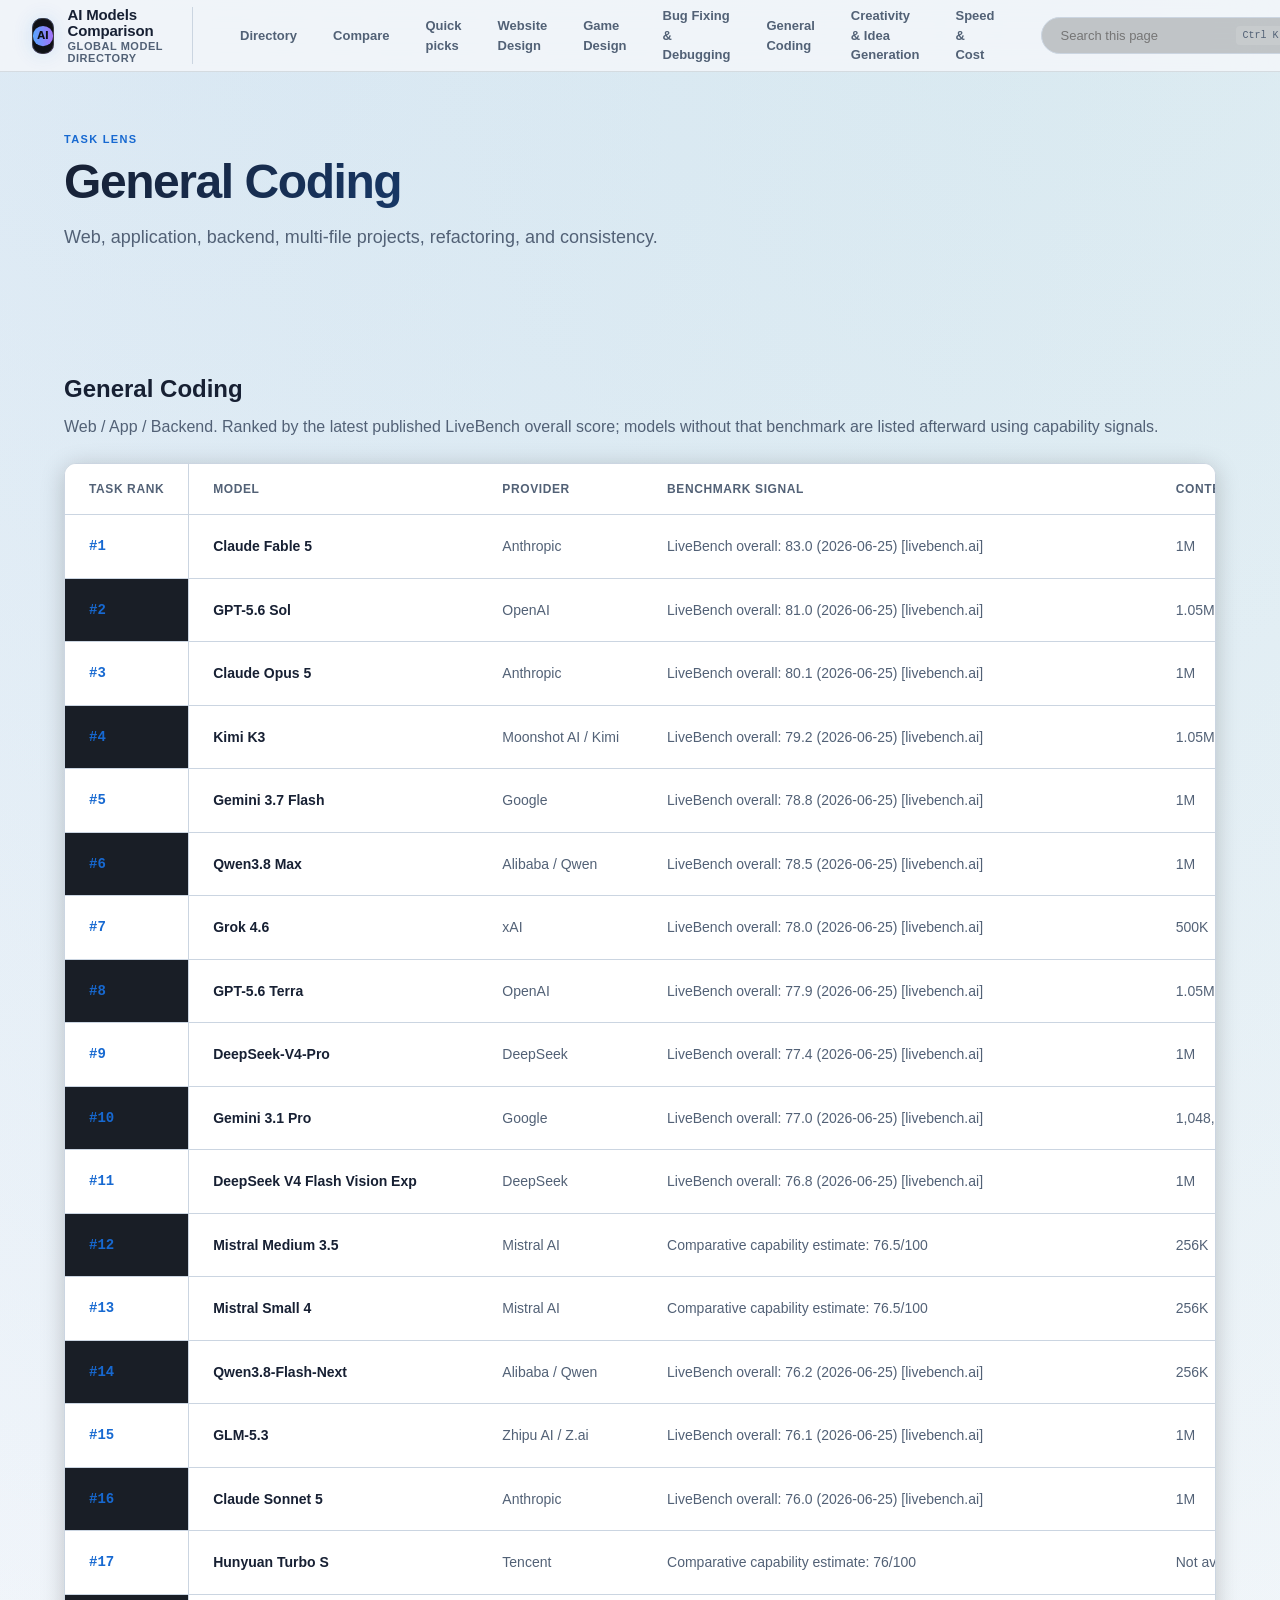
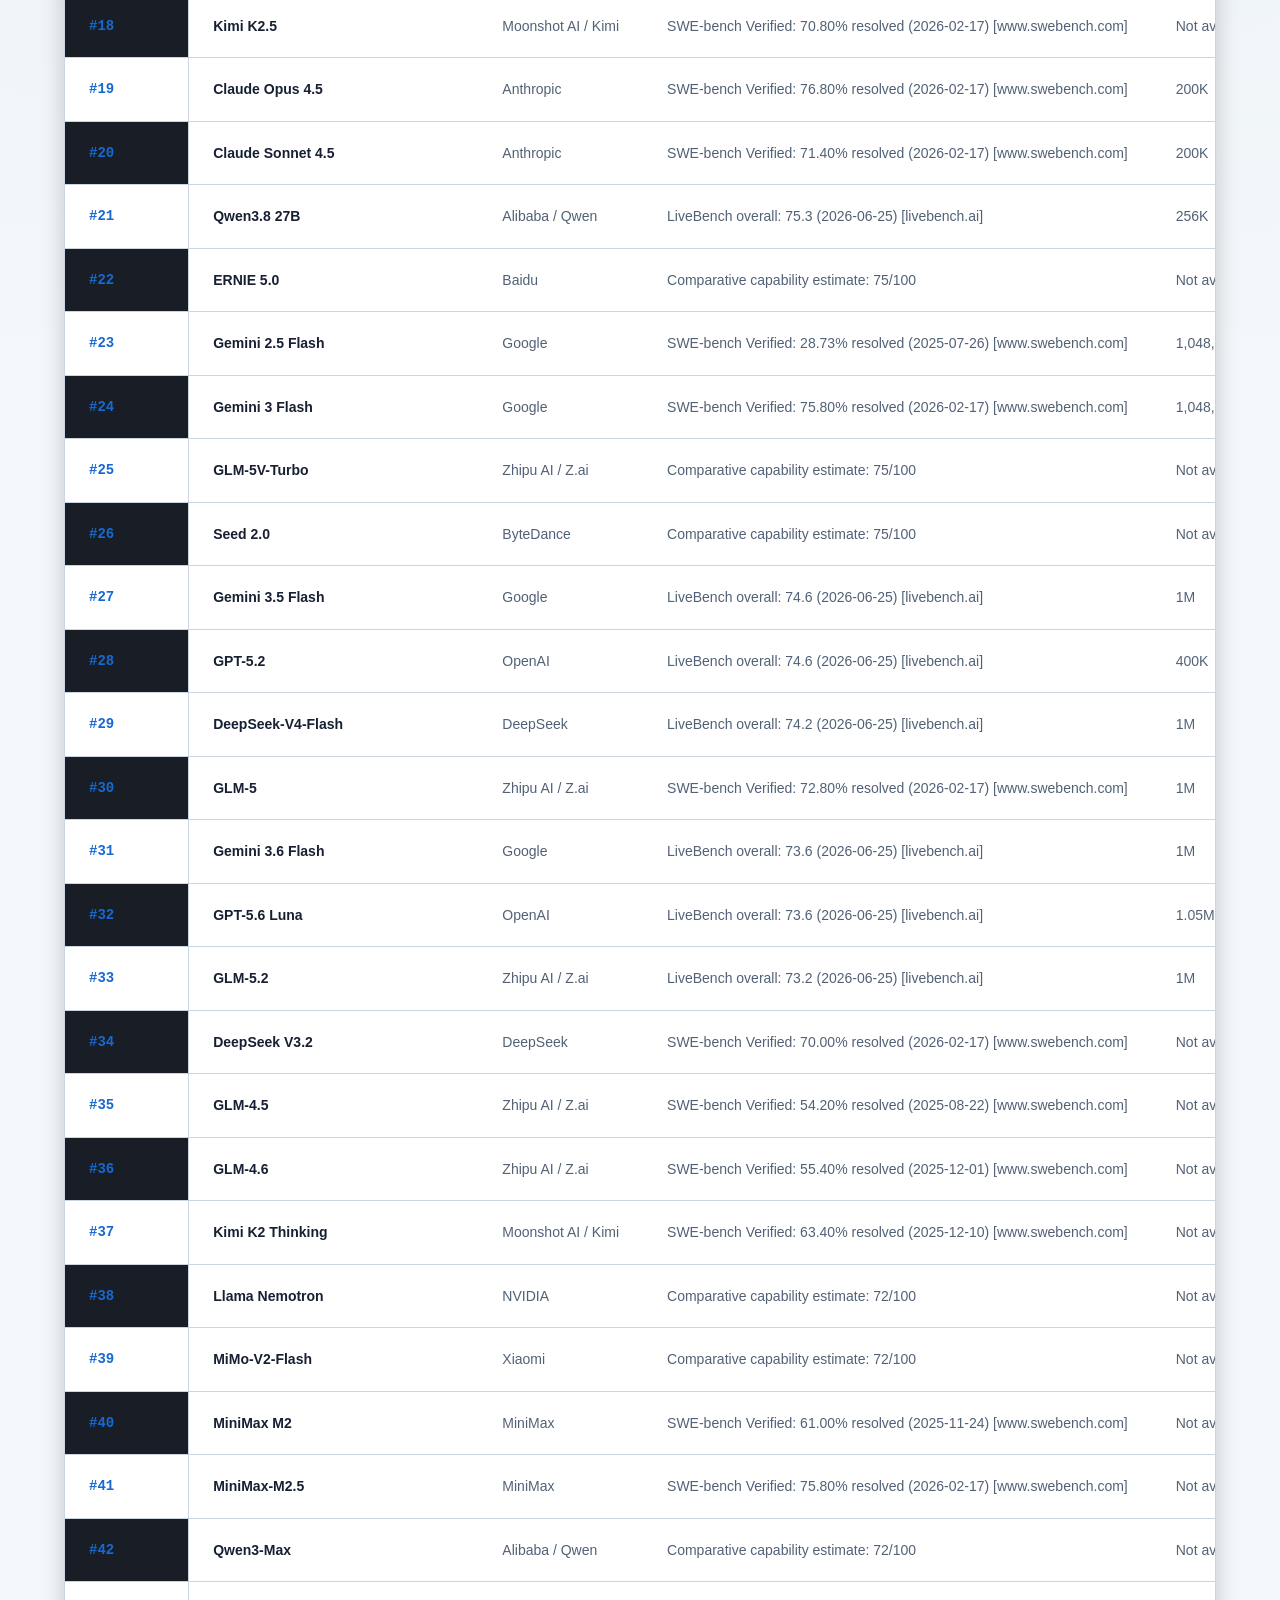
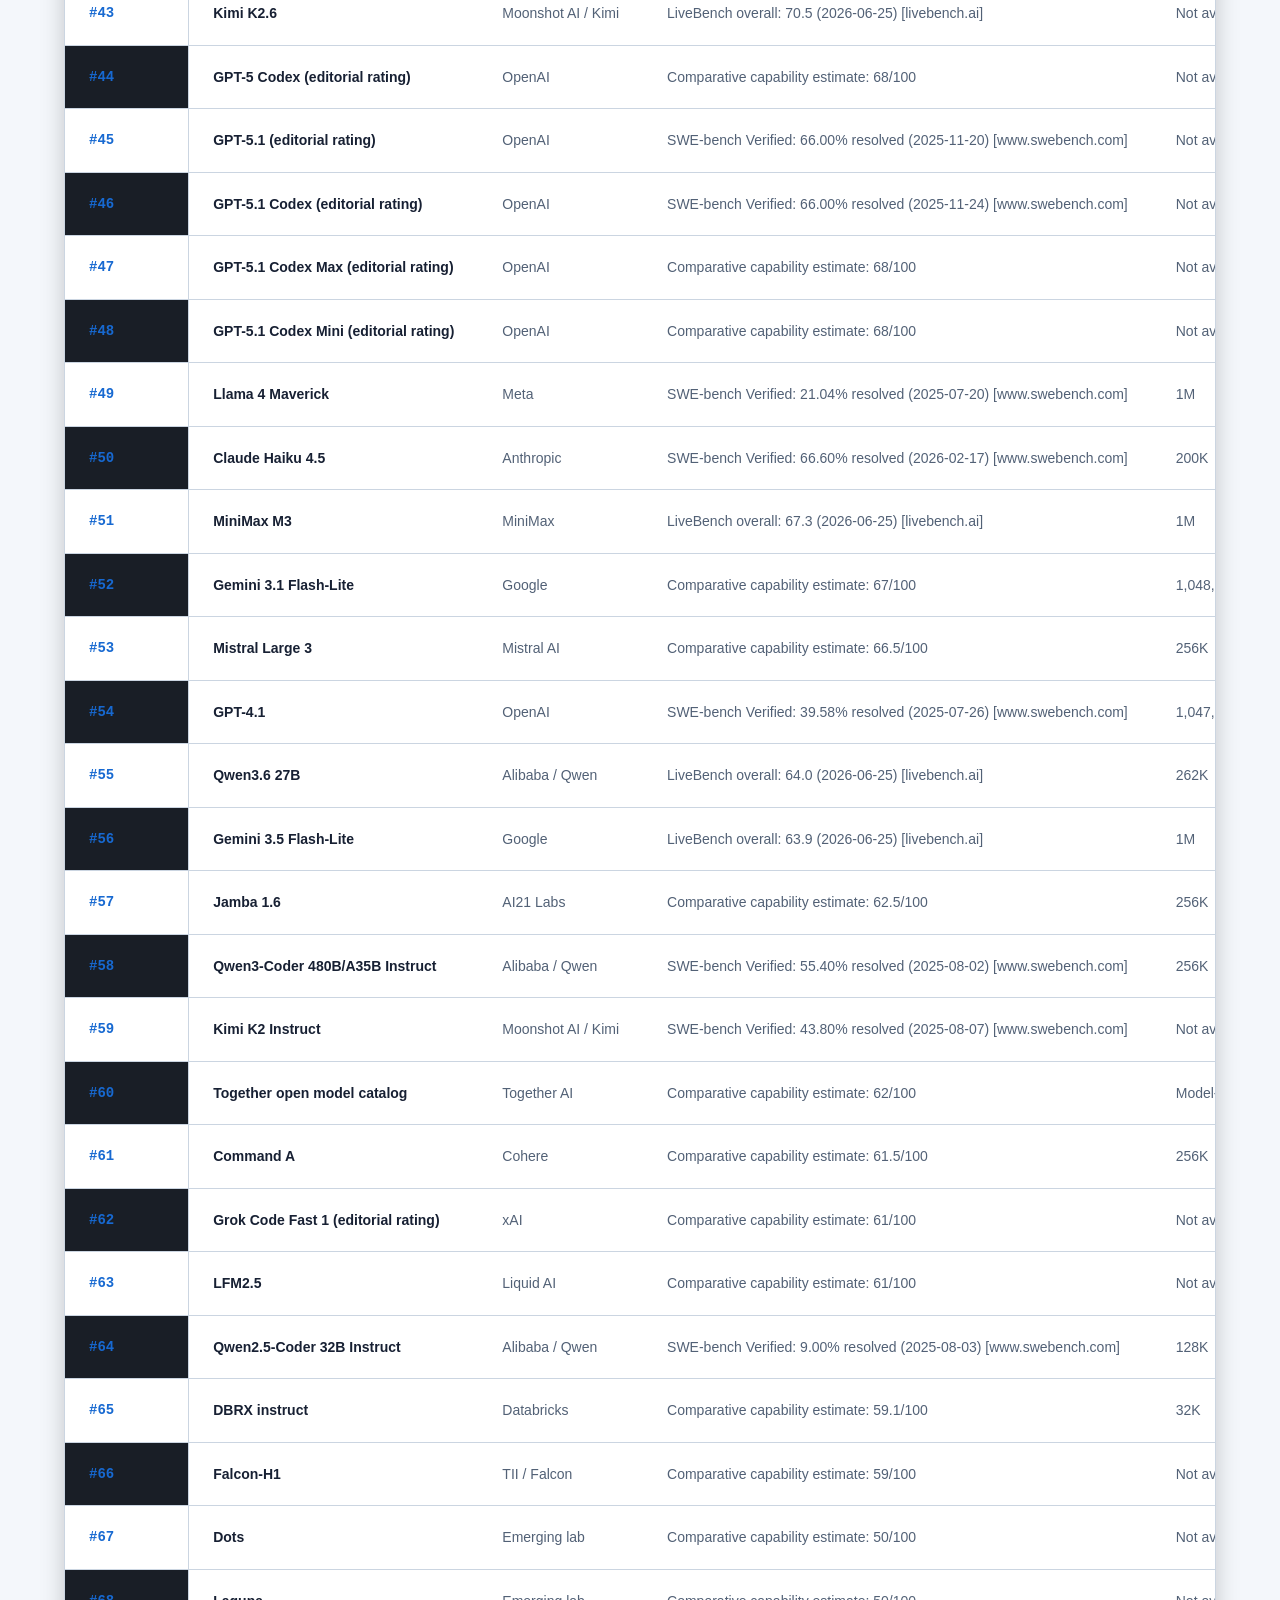
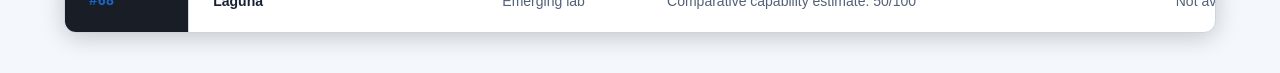
<file: general-coding.html>
<!doctype html>
<html lang="en"><head><meta charset="UTF-8"><meta name="viewport" content="width=device-width, initial-scale=1"><title>General Coding | AI Models Comparison</title><link rel="stylesheet" href="./styles.css"><link rel="icon" href="./favicon.svg" type="image/svg+xml"></head>
<body data-section="general-coding"><a class="skip" href="#main">Skip to content</a><header class="topbar"><div class="container topbarInner"><a class="brand" href="./index.html"><span class="logo"><img src="./favicon.svg" alt=""></span><span class="brandText"><strong>AI Models Comparison</strong><span>Global model directory</span></span></a><nav class="nav" id="nav" aria-label="Site navigation"></nav><div class="controls"><label class="input"><input id="search" type="search" placeholder="Search this page"><kbd>Ctrl K</kbd></label><button class="btn" id="clear" type="button">Clear</button></div></div></header><main id="main"><section class="hero"><div class="container"><div class="card heroMain"><p class="eyebrow">TASK LENS</p><h1 class="title">General Coding</h1><p class="subtitle">Web, application, backend, multi-file projects, refactoring, and consistency.</p></div></div></section><div class="container" id="sections"></div></main><script src="./data.js"></script><script src="./app.js"></script></body></html>
</file>
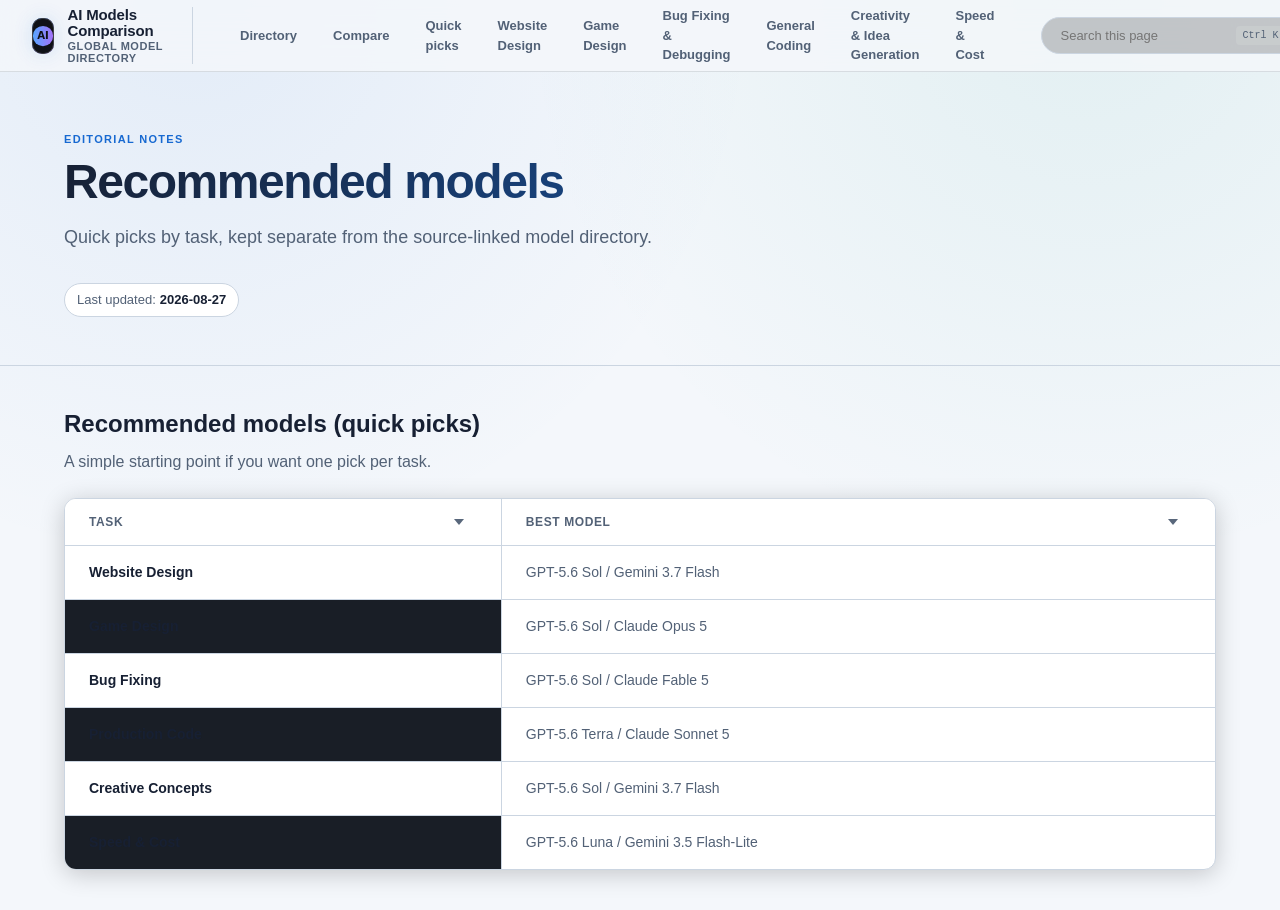
<file: overall.html>
<!doctype html>
<html lang="en">
<head>
  <meta charset="UTF-8"><meta name="viewport" content="width=device-width, initial-scale=1">
  <title>Quick Picks | AI Models Comparison</title>
  <link rel="stylesheet" href="./styles.css"><link rel="icon" href="./favicon.svg" type="image/svg+xml">
</head>
<body data-overall="true">
  <a class="skip" href="#main">Skip to content</a>
  <header class="topbar"><div class="container topbarInner"><a class="brand" href="./index.html"><span class="logo"><img src="./favicon.svg" alt=""></span><span class="brandText"><strong>AI Models Comparison</strong><span>Global model directory</span></span></a><nav class="nav" id="nav" aria-label="Site navigation"></nav><div class="controls"><label class="input"><input id="search" type="search" placeholder="Search this page"><kbd>Ctrl K</kbd></label><button class="btn" id="clear" type="button">Clear</button></div></div></header>
  <main id="main"><section class="hero"><div class="container"><div class="card heroMain"><p class="eyebrow">EDITORIAL NOTES</p><h1 class="title">Recommended models</h1><p class="subtitle">Quick picks by task, kept separate from the source-linked model directory.</p><div class="heroMeta"><span class="pill">Last updated: <strong id="updated">—</strong></span></div></div></div></section><section class="section"><div class="container" id="overall"></div></section></main>
  <script src="./data.js"></script><script src="./app.js"></script>
</body>
</html>
</file>
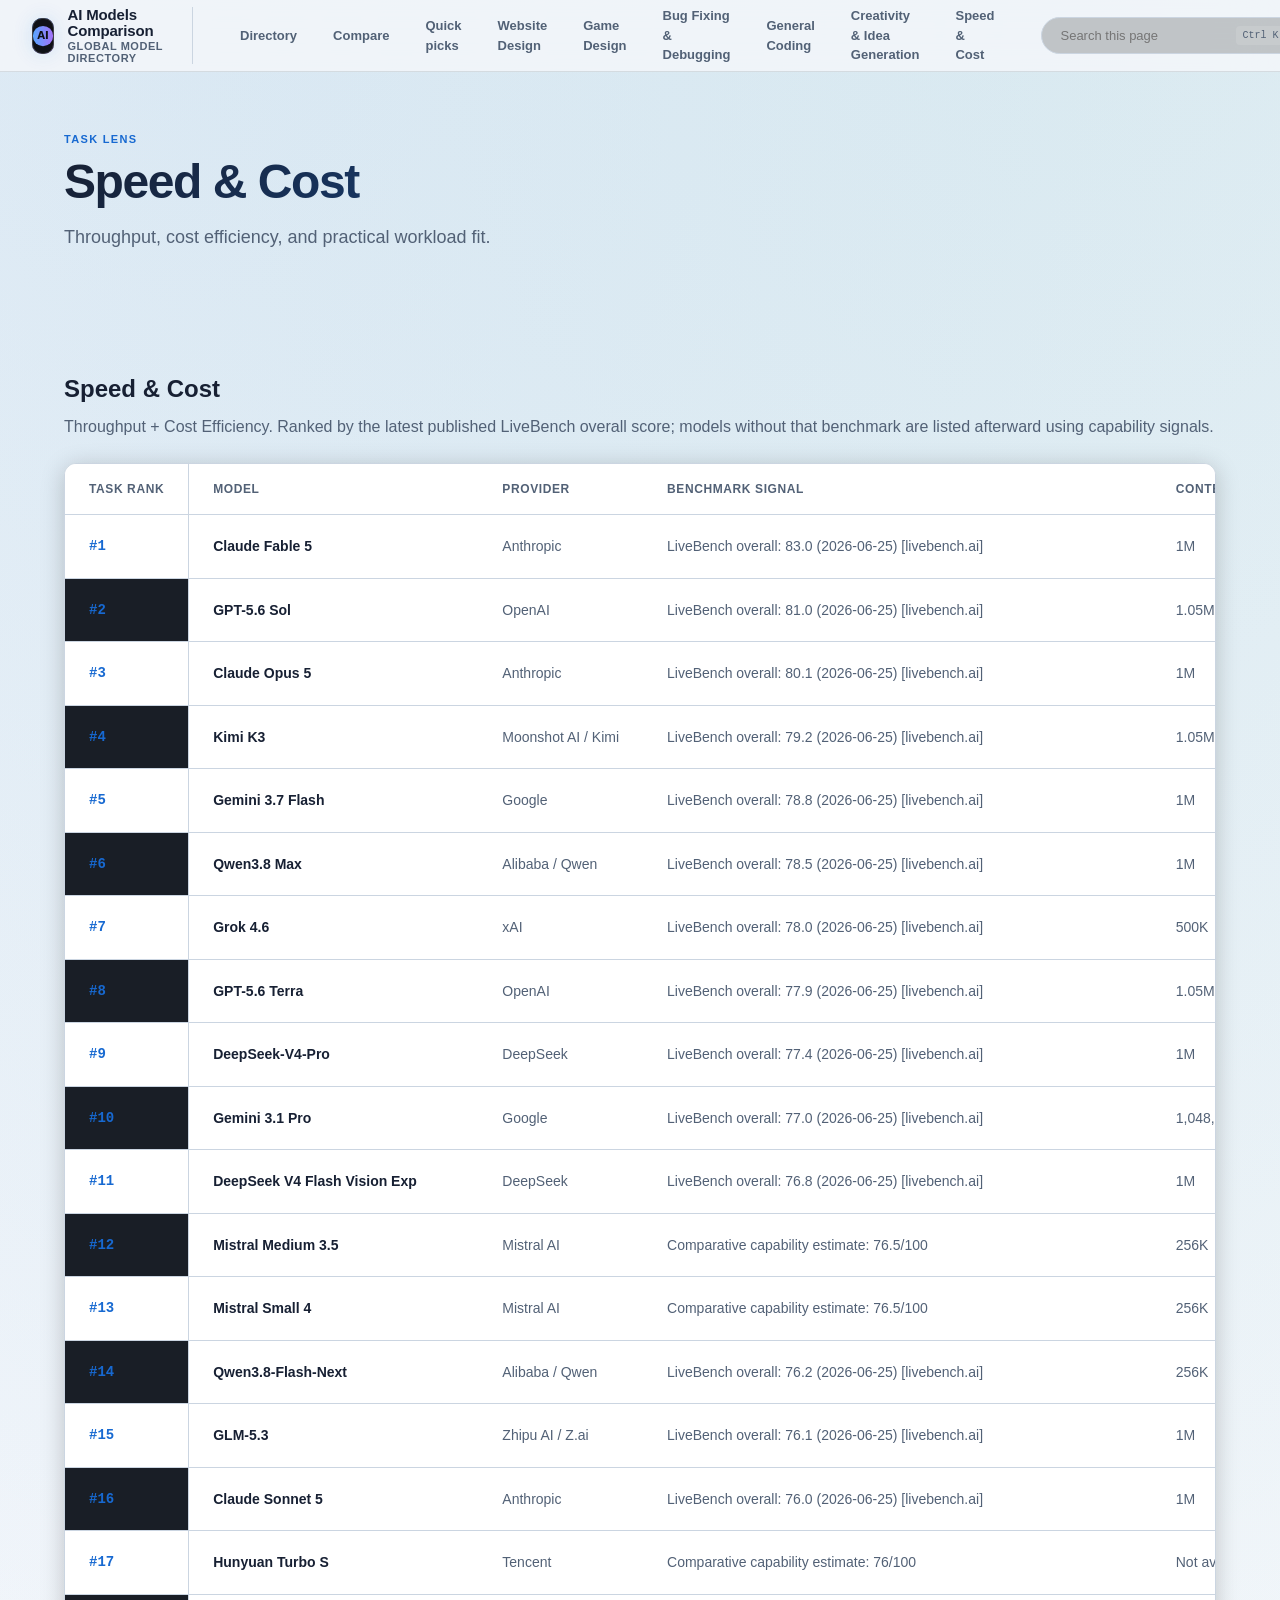
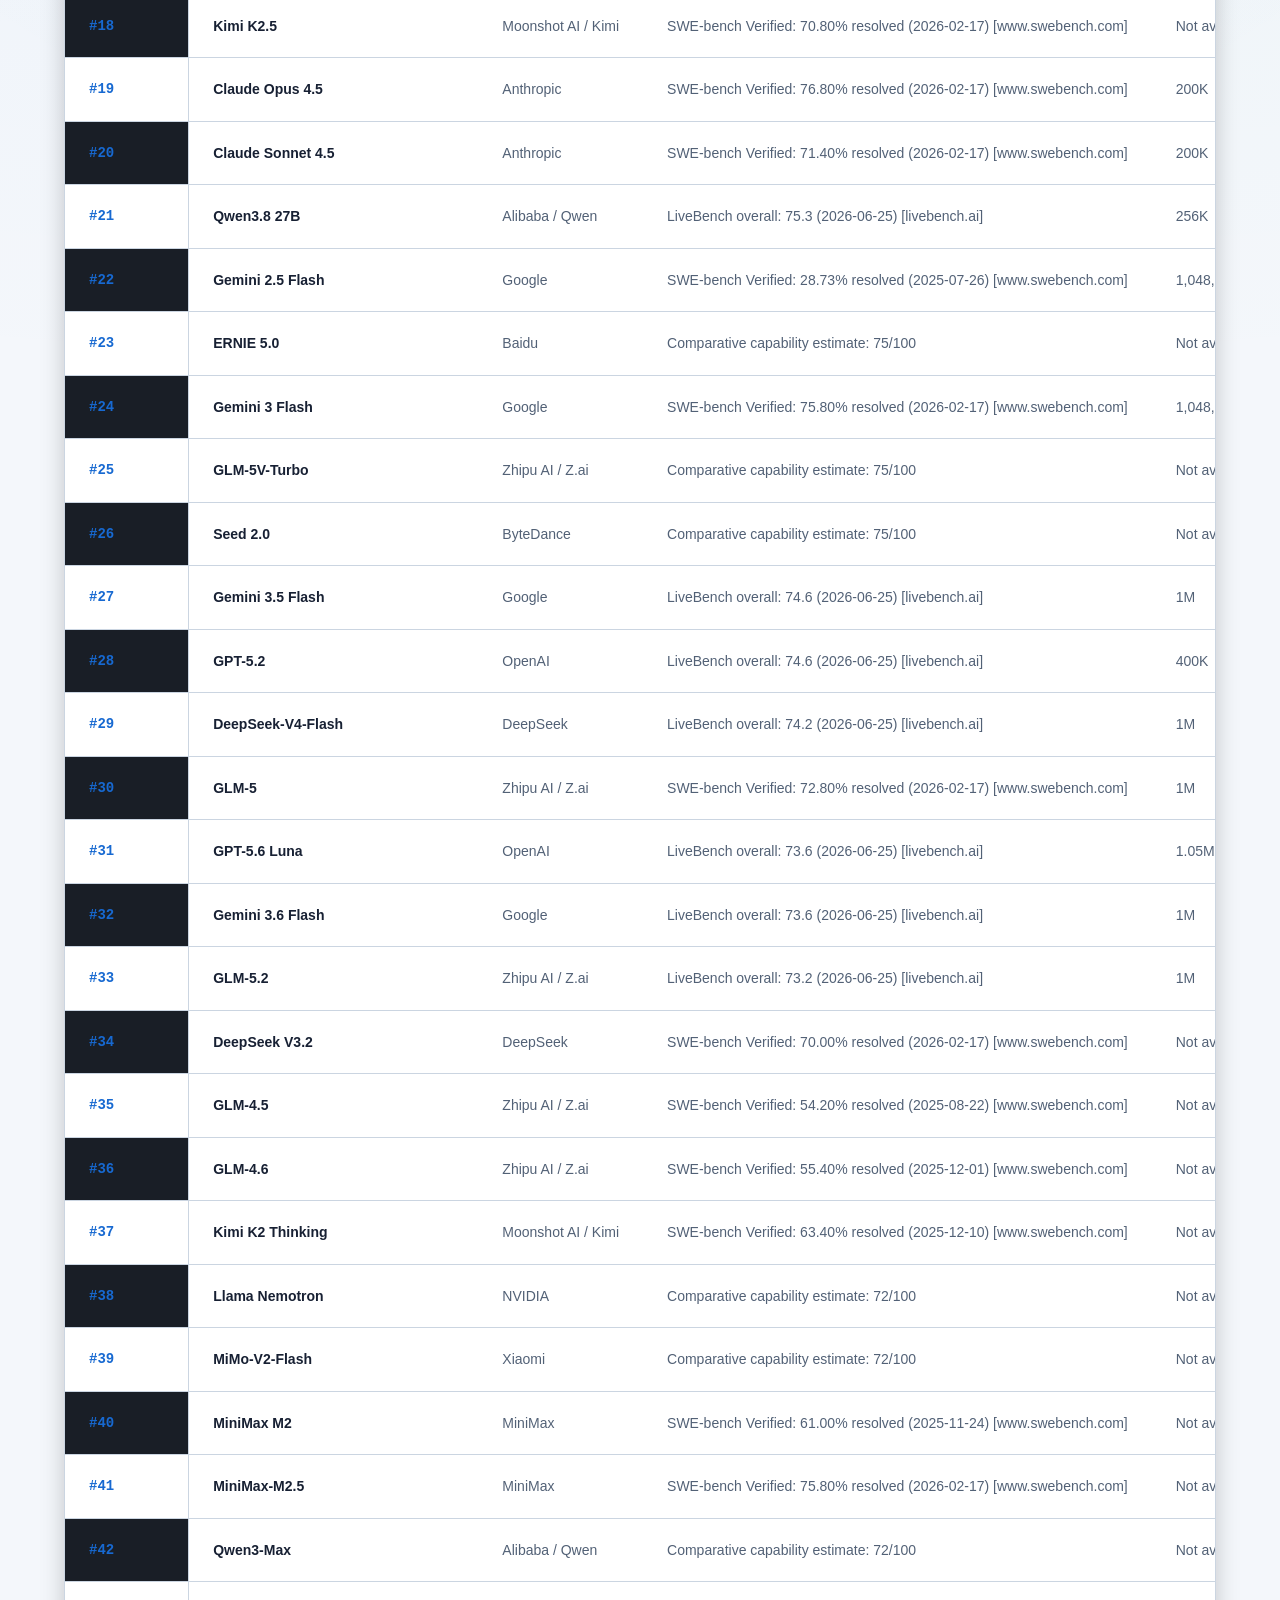
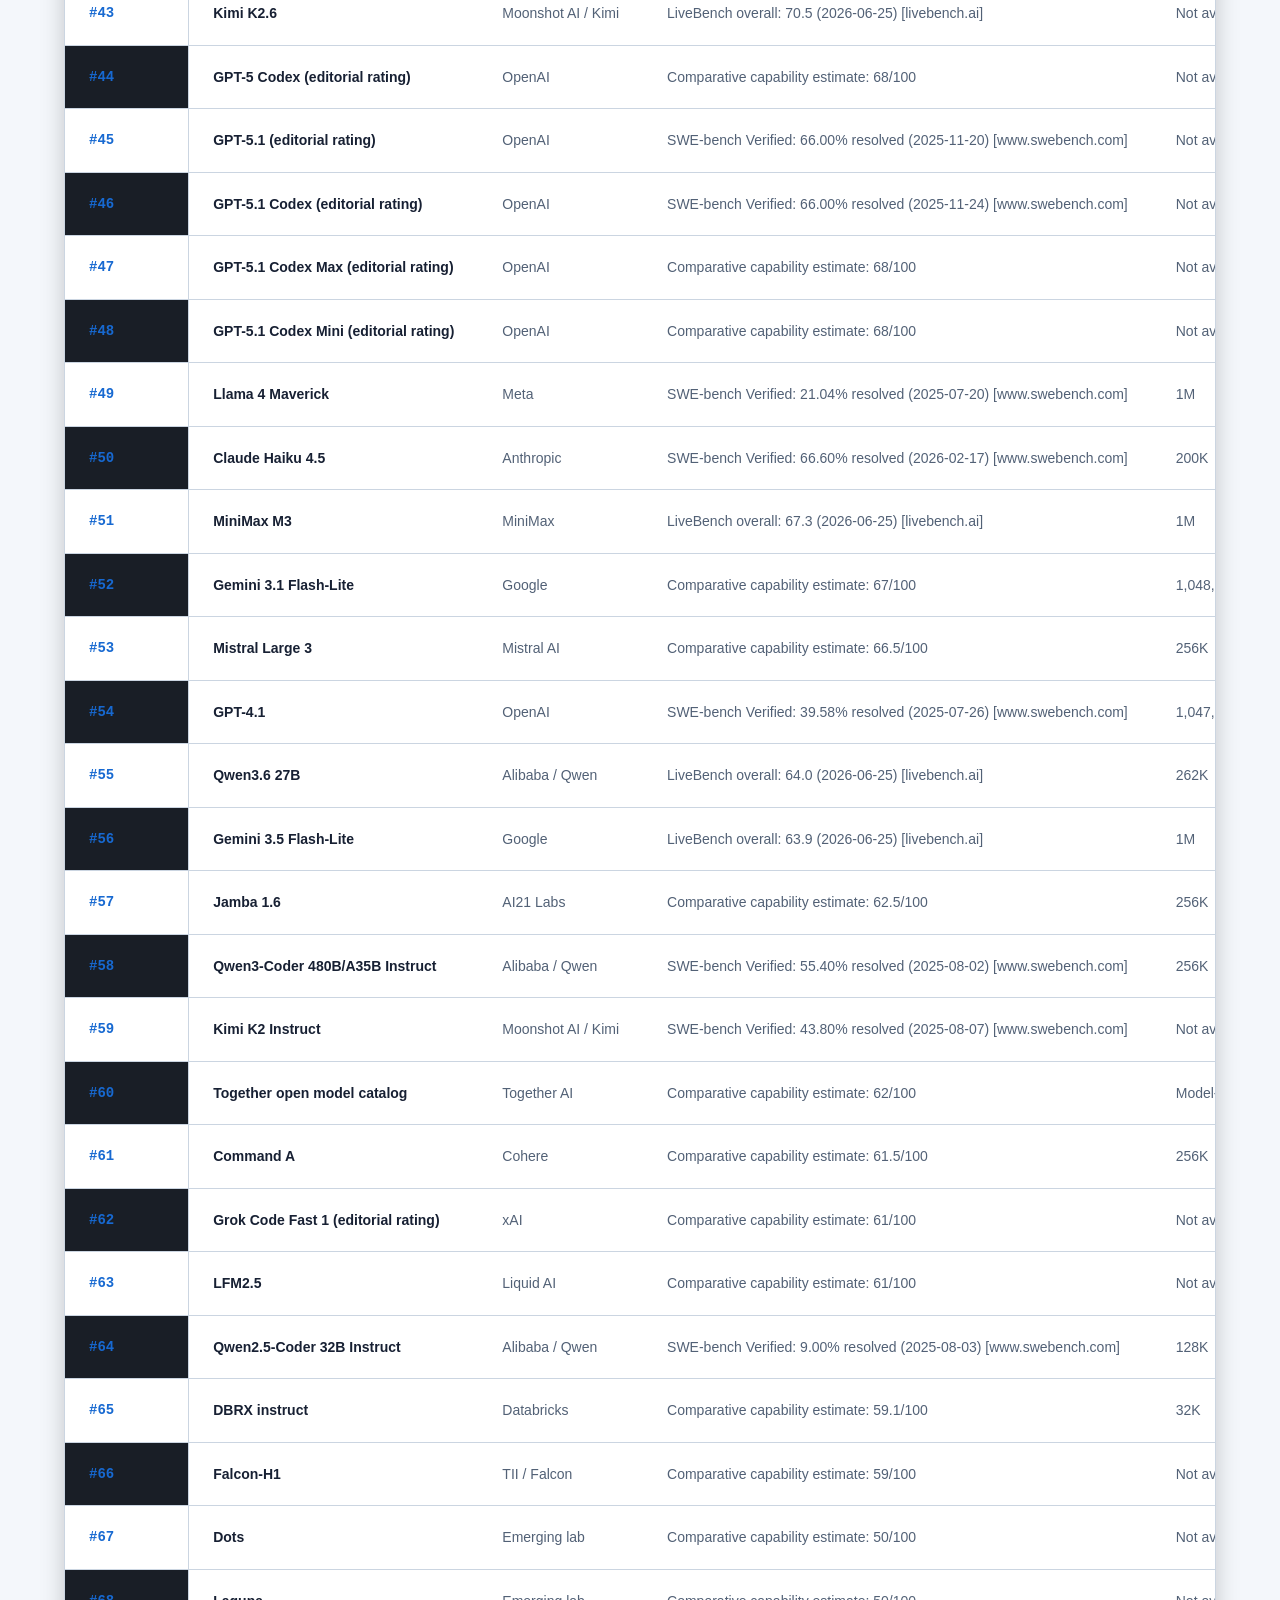
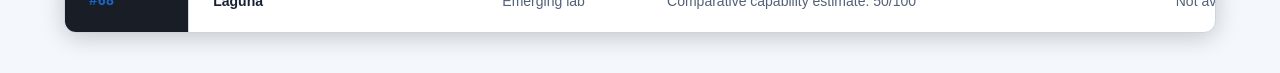
<file: speed-cost.html>
<!doctype html>
<html lang="en"><head><meta charset="UTF-8"><meta name="viewport" content="width=device-width, initial-scale=1"><title>Speed &amp; Cost | AI Models Comparison</title><link rel="stylesheet" href="./styles.css"><link rel="icon" href="./favicon.svg" type="image/svg+xml"></head>
<body data-section="speed-cost"><a class="skip" href="#main">Skip to content</a><header class="topbar"><div class="container topbarInner"><a class="brand" href="./index.html"><span class="logo"><img src="./favicon.svg" alt=""></span><span class="brandText"><strong>AI Models Comparison</strong><span>Global model directory</span></span></a><nav class="nav" id="nav" aria-label="Site navigation"></nav><div class="controls"><label class="input"><input id="search" type="search" placeholder="Search this page"><kbd>Ctrl K</kbd></label><button class="btn" id="clear" type="button">Clear</button></div></div></header><main id="main"><section class="hero"><div class="container"><div class="card heroMain"><p class="eyebrow">TASK LENS</p><h1 class="title">Speed &amp; Cost</h1><p class="subtitle">Throughput, cost efficiency, and practical workload fit.</p></div></div></section><div class="container" id="sections"></div></main><script src="./data.js"></script><script src="./app.js"></script></body></html>
</file>
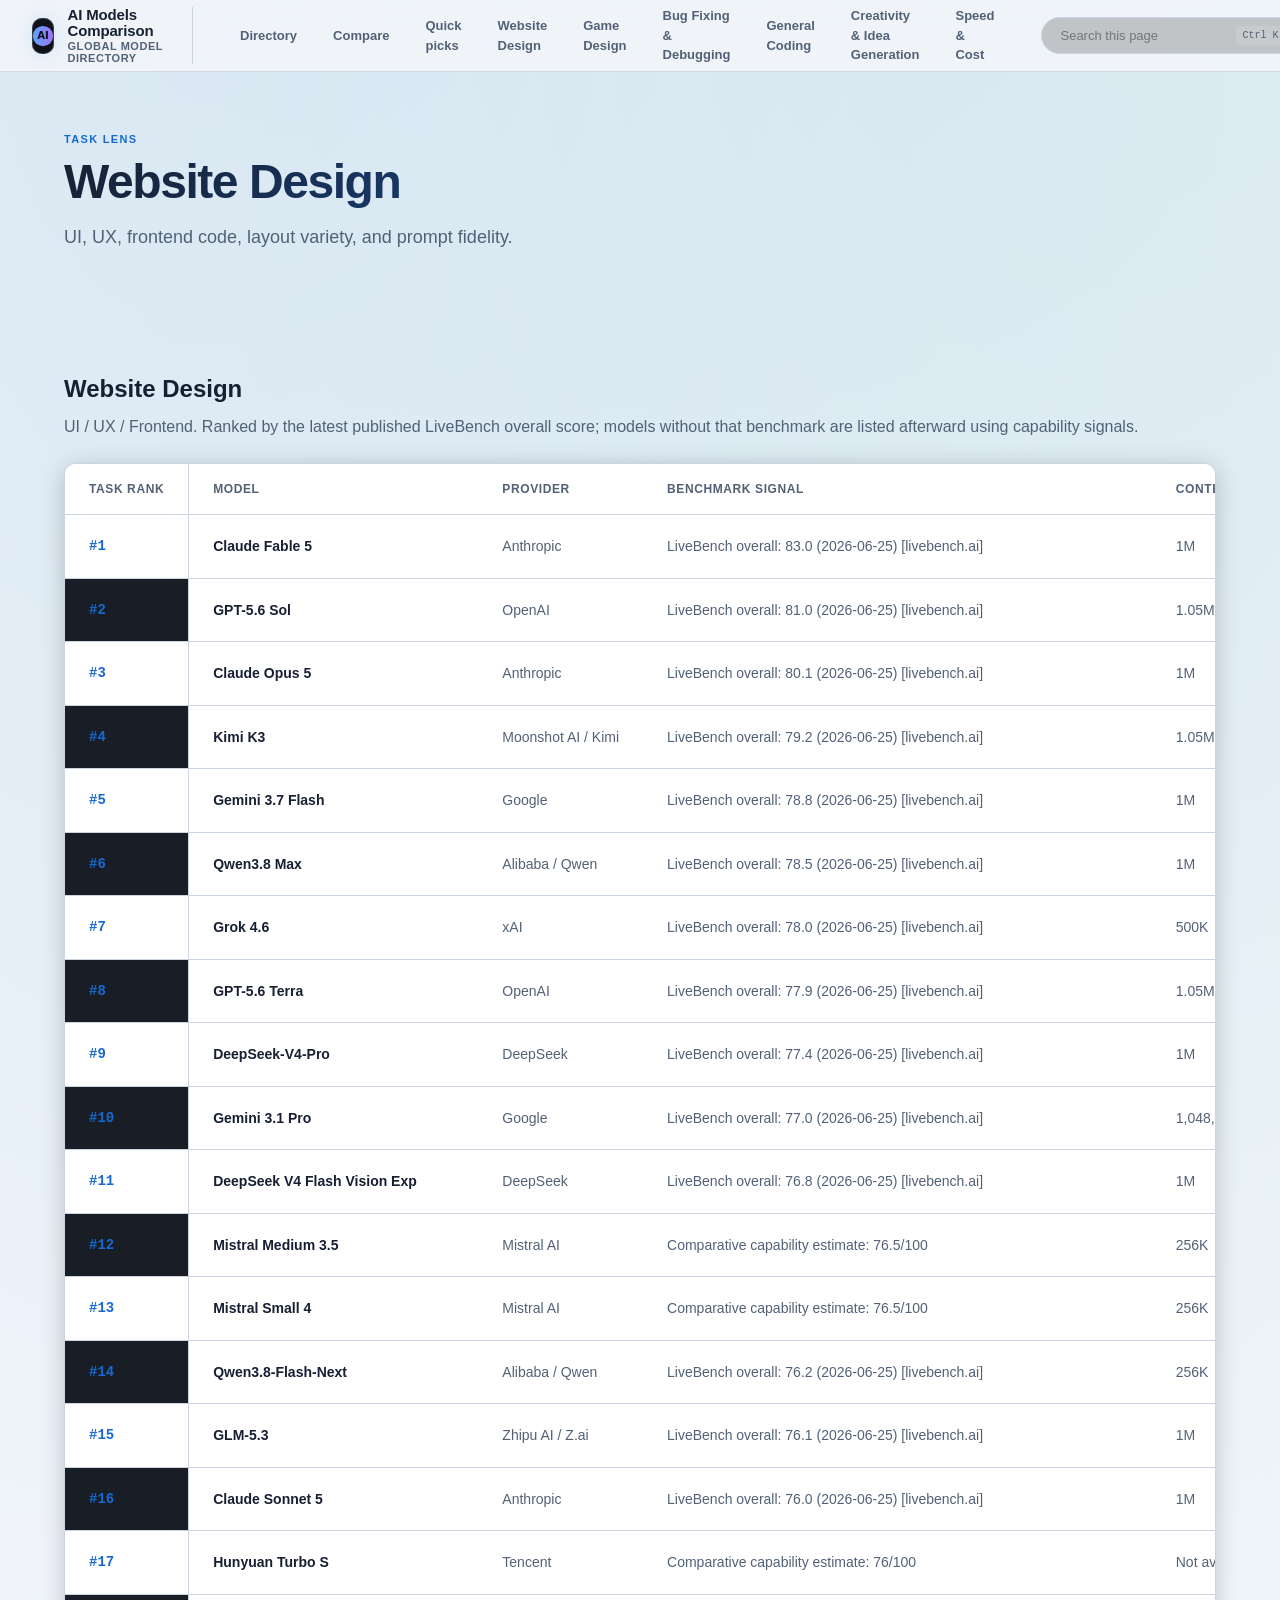
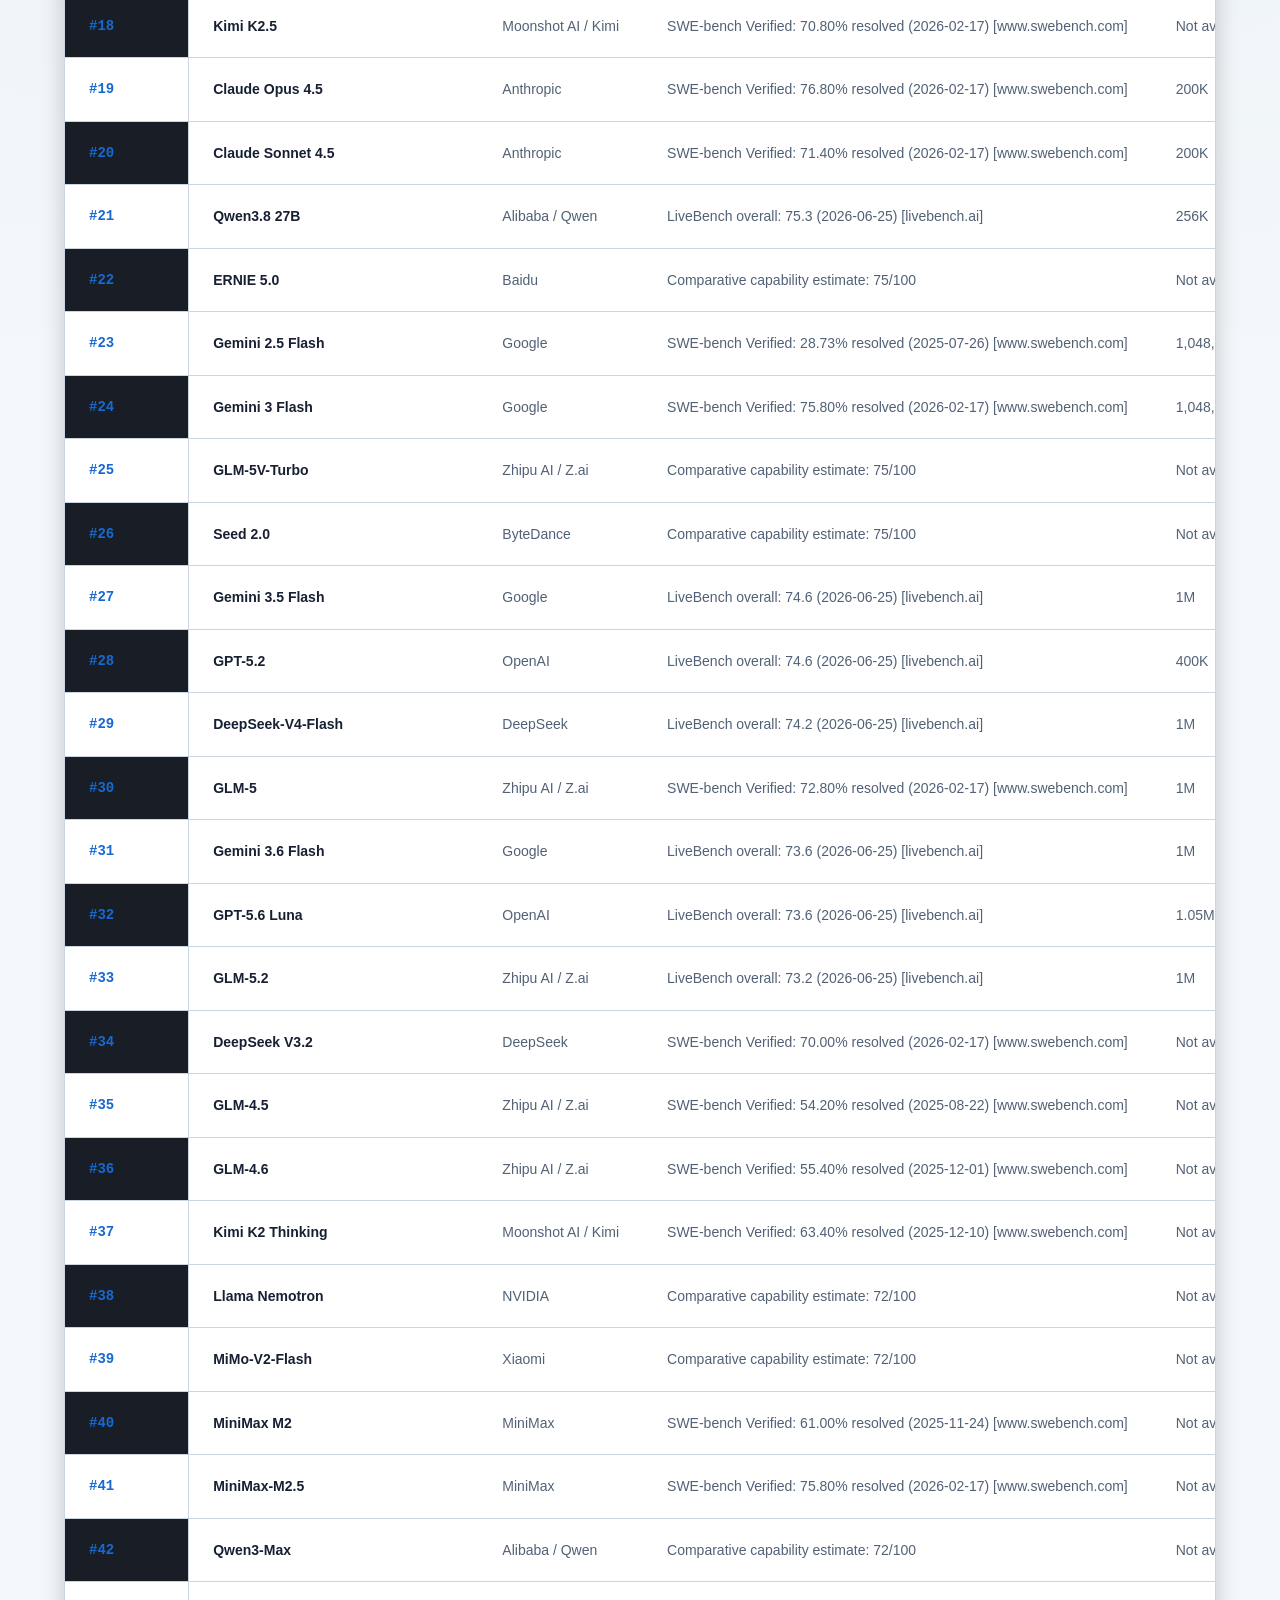
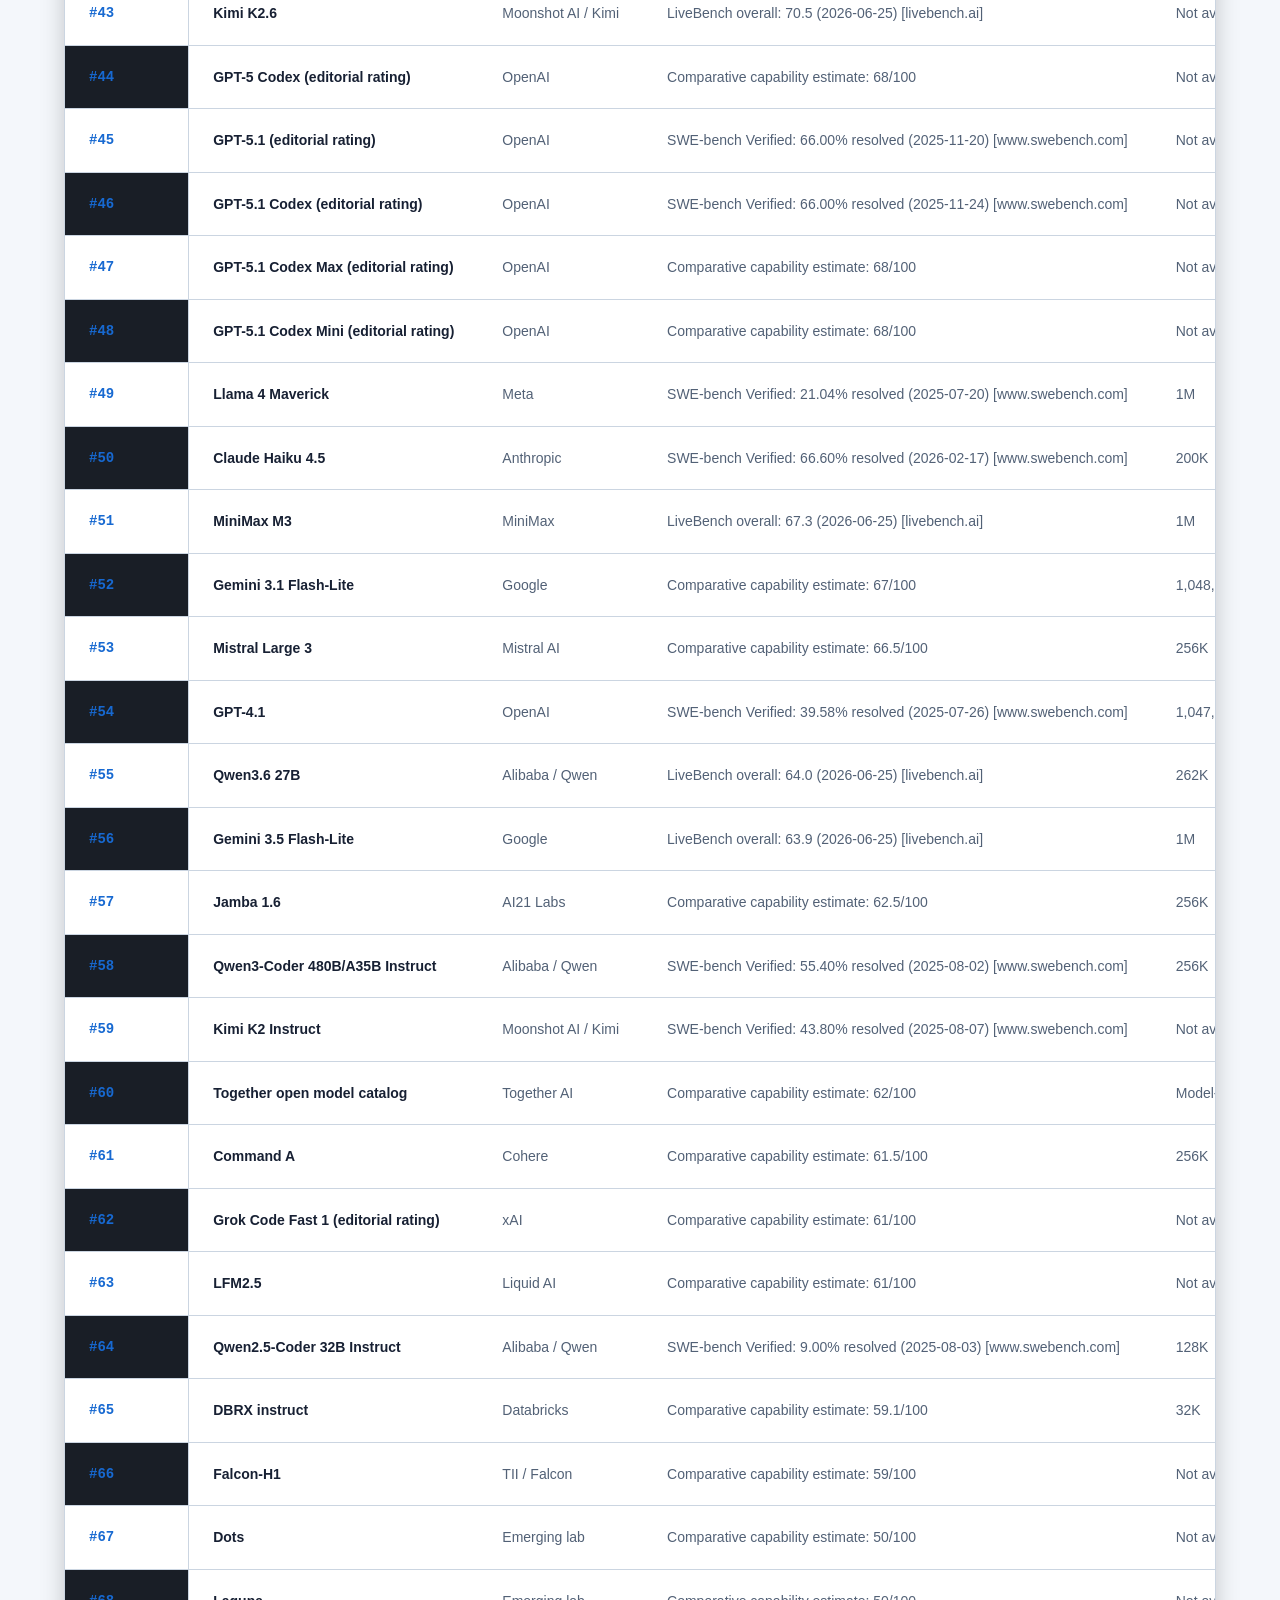
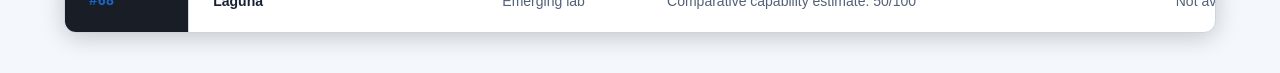
<file: website-design.html>
<!doctype html>
<html lang="en"><head><meta charset="UTF-8"><meta name="viewport" content="width=device-width, initial-scale=1"><title>Website Design | AI Models Comparison</title><link rel="stylesheet" href="./styles.css"><link rel="icon" href="./favicon.svg" type="image/svg+xml"></head>
<body data-section="website-design"><a class="skip" href="#main">Skip to content</a><header class="topbar"><div class="container topbarInner"><a class="brand" href="./index.html"><span class="logo"><img src="./favicon.svg" alt=""></span><span class="brandText"><strong>AI Models Comparison</strong><span>Global model directory</span></span></a><nav class="nav" id="nav" aria-label="Site navigation"></nav><div class="controls"><label class="input"><input id="search" type="search" placeholder="Search this page"><kbd>Ctrl K</kbd></label><button class="btn" id="clear" type="button">Clear</button></div></div></header><main id="main"><section class="hero"><div class="container"><div class="card heroMain"><p class="eyebrow">TASK LENS</p><h1 class="title">Website Design</h1><p class="subtitle">UI, UX, frontend code, layout variety, and prompt fidelity.</p></div></div></section><div class="container" id="sections"></div></main><script src="./data.js"></script><script src="./app.js"></script></body></html>
</file>
<file: styles.css>
:root {
  /* Base Colors */
  --bg: #0f1117;
  --bg-card: #161b22;
  --bg-card-hover: #1c2128;
  --border: #30363d;
  --border-hover: #8b949e;
  
  /* Text Colors */
  --text-primary: #f0f6fc;
  --text-secondary: #8b949e;
  --text-tertiary: #484f58;

  /* Accents */
  --accent: #58a6ff;
  --accent-glow: rgba(88, 166, 255, 0.15);
  
  /* Status Colors */
  --success-bg: rgba(46, 160, 67, 0.15);
  --success-text: #3fb950;
  --warning-bg: rgba(210, 153, 34, 0.15);
  --warning-text: #d29922;
  --danger-bg: rgba(248, 81, 73, 0.15);
  --danger-text: #f85149;
  --neutral-bg: rgba(110, 118, 129, 0.15);
  --neutral-text: #8b949e;

  /* Layout */
  --radius: 6px;
  --radius-lg: 12px;
  --header-height: 64px;
  
  /* Typography */
  --font-sans: 'Space Grotesk', 'Inter', -apple-system, BlinkMacSystemFont, "Segoe UI", Helvetica, Arial, sans-serif;
  --font-mono: ui-monospace, SFMono-Regular, SF Mono, Menlo, Consolas, Liberation Mono, monospace;
}

* {
  box-sizing: border-box;
}

html {
  scroll-behavior: smooth;
}

body {
  margin: 0;
  font-family: var(--font-sans);
  background-color: var(--bg);
  background:
    radial-gradient(circle at 15% 0%, rgba(88, 166, 255, 0.1), transparent 40%),
    radial-gradient(circle at 85% 0%, rgba(163, 113, 247, 0.1), transparent 40%),
    var(--bg);
  color: var(--text-primary);
  line-height: 1.5;
  -webkit-font-smoothing: antialiased;
}

a {
  color: var(--accent);
  text-decoration: none;
  transition: color 0.2s;
}

a:hover {
  text-decoration: underline;
}

/* Layout Utilities */
.container {
  max-width: 1200px;
  margin: 0 auto;
  padding: 0 24px;
}

.skip {
  position: absolute;
  left: -9999px;
  top: 16px;
  padding: 12px 24px;
  background: var(--accent);
  color: white;
  border-radius: var(--radius);
  z-index: 100;
  text-decoration: none;
}

.skip:focus {
  left: 16px;
}

/* Header */
.topbar {
  position: sticky;
  top: 0;
  z-index: 50;
  background: rgba(15, 17, 23, 0.75);
  backdrop-filter: blur(20px);
  -webkit-backdrop-filter: blur(20px);
  border-bottom: 1px solid rgba(255, 255, 255, 0.08);
  height: 72px;
}

.topbarInner {
  display: grid;
  grid-template-columns: auto 1fr auto;
  gap: 32px;
  align-items: center;
  height: 100%;
  max-width: 1400px;
  margin: 0 auto;
  padding: 0 32px;
}

.brand {
  display: flex;
  align-items: center;
  gap: 14px;
  text-decoration: none !important;
  padding-right: 24px;
  border-right: 1px solid var(--border);
}

.logo {
  width: 36px;
  height: 36px;
  background: linear-gradient(135deg, var(--accent), #a371f7);
  border-radius: 10px;
  box-shadow: 0 0 20px var(--accent-glow);
  position: relative;
}

.logo::after {
  content: '';
  position: absolute;
  inset: 0;
  border-radius: inherit;
  border: 1px solid rgba(255,255,255,0.2);
}

/* Ensure header logo image fills the logo container */
.logo img {
  width: 100%;
  height: 100%;
  object-fit: cover;
  display: block;
  border-radius: inherit;
}

.brandText {
  display: flex;
  flex-direction: column;
  line-height: 1.1;
}

.brandText strong {
  color: var(--text-primary);
  font-weight: 700;
  font-size: 15px;
  letter-spacing: -0.01em;
}

.brandText span {
  color: var(--text-secondary);
  font-size: 11px;
  font-weight: 600;
  text-transform: uppercase;
  letter-spacing: 0.05em;
}

/* Navigation */
.nav {
  display: flex;
  gap: 6px;
  justify-self: start;
  align-items: center;
}

.nav a {
  display: inline-flex;
  align-items: center;
  height: 40px;
  box-sizing: border-box;
  color: var(--text-secondary);
  padding: 6px 14px;
  border-radius: 100px;
  font-size: 13px;
  font-weight: 600;
  text-decoration: none !important;
  transition: background-color 0.18s ease, color 0.18s ease, border-color 0.18s ease;
  border: 1px solid transparent;
}

.nav a:hover {
  color: var(--text-primary);
  background: rgba(255, 255, 255, 0.06);
}

/* Ensure header clips any accidental overflow from tall hover states */
.topbar {
  overflow: hidden;
}

/* Controls */
.controls {
  display: flex;
  gap: 16px;
  align-items: center;
}

.input {
  position: relative;
  display: flex;
  align-items: center;
  background: rgba(0, 0, 0, 0.2);
  border: 1px solid var(--border);
  border-radius: 100px;
  padding: 8px 16px;
  width: 260px;
  transition: all 0.2s cubic-bezier(0.16, 1, 0.3, 1);
}

.input:focus-within {
  background: var(--bg-card);
  border-color: var(--accent);
  box-shadow: 0 0 0 2px var(--accent-glow);
  width: 320px;
}

.input input {
  background: transparent;
  border: none;
  color: var(--text-primary);
  width: 100%;
  font-family: var(--font-sans);
  font-size: 13px;
  outline: none;
}

/* Hide native search cancel (cross) to avoid duplicate controls
   Keep the explicit Clear button for consistent accessibility and behavior */
input[type="search"]::-webkit-search-decoration,
input[type="search"]::-webkit-search-cancel-button,
input[type="search"]::-webkit-search-results-button,
input[type="search"]::-webkit-search-results-decoration {
  display: none;
}

input[type="search"]::-ms-clear,
input[type="search"]::-ms-reveal {
  display: none;
  width: 0;
  height: 0;
}

/* Firefox pseudo-elements */
input[type="search"]::-moz-search-decoration,
input[type="search"]::-moz-search-clear {
  display: none;
}

.input kbd {
  background: rgba(255, 255, 255, 0.1);
  border: none;
  border-radius: 4px;
  color: var(--text-secondary);
  font-family: var(--font-mono);
  font-size: 10px;
  padding: 2px 6px;
  margin-left: 8px;
  white-space: nowrap;
}

.btn {
  background: transparent;
  border: 1px solid var(--border);
  color: var(--text-secondary);
  padding: 8px 16px;
  border-radius: 100px;
  font-size: 13px;
  font-weight: 600;
  cursor: pointer;
  transition: all 0.2s;
}

.btn:hover {
  color: var(--text-primary);
  border-color: var(--text-secondary);
  background: rgba(255, 255, 255, 0.05);
}

/* Hero Section */
.hero {
  padding: 48px 0;
}

.heroGrid {
  display: grid;
  grid-template-columns: 2fr 1fr;
  gap: 32px;
}

.heroMain {
  display: flex;
  flex-direction: column;
  justify-content: center;
}

.title {
  font-size: 48px;
  font-weight: 800;
  letter-spacing: -0.03em;
  line-height: 1.1;
  margin: 0 0 16px;
  background: linear-gradient(135deg, #fff 0%, #a5b4fc 100%);
  -webkit-background-clip: text;
  background-clip: text;
  -webkit-text-fill-color: transparent;
}

.subtitle {
  font-size: 18px;
  color: var(--text-secondary);
  margin: 0 0 32px;
  max-width: 600px;
}

.disclaimer {
  margin: 16px 0 0;
  color: var(--text-secondary);
  font-size: 13px;
  max-width: 720px;
}

.heroMeta {
  display: flex;
  gap: 12px;
  flex-wrap: wrap;
}

.pill {
  display: inline-flex;
  align-items: center;
  padding: 6px 12px;
  background: var(--bg-card);
  border: 1px solid var(--border);
  border-radius: 100px;
  font-size: 13px;
  color: var(--text-secondary);
}

.pill strong {
  color: var(--text-primary);
  margin-left: 4px;
}

/* Model List Sidebar */
.heroSide {
  background: var(--bg-card);
  border: 1px solid var(--border);
  border-radius: var(--radius-lg);
  padding: 24px;
  box-shadow: 0 4px 24px rgba(0, 0, 0, 0.2);
  transition: transform 0.2s ease, box-shadow 0.2s ease, border-color 0.2s;
}

.heroSide:hover {
  transform: translateY(-2px);
  box-shadow: 0 12px 32px rgba(0, 0, 0, 0.3);
  border-color: rgba(255, 255, 255, 0.15);
}

.h3 {
  font-size: 12px;
  text-transform: uppercase;
  letter-spacing: 0.05em;
  color: var(--text-secondary);
  font-weight: 600;
  margin-bottom: 16px;
}

.modelList {
  list-style: none;
  padding: 0;
  margin: 0;
  display: grid;
  gap: 8px;
}

.modelList li {
  display: flex;
  justify-content: space-between;
  padding: 8px 12px;
  border-radius: var(--radius);
  background: rgba(255, 255, 255, 0.02);
  font-size: 14px;
}

.modelList .tag {
  color: var(--text-tertiary);
  font-family: var(--font-mono);
  font-size: 12px;
}

/* Sections */
.section {
  padding: 40px 0;
  border-top: 1px solid var(--border);
}

.section:first-of-type {
  border-top: none;
}

.sectionHeader {
  margin-bottom: 24px;
}

.sectionHeader h2 {
  font-size: 24px;
  font-weight: 600;
  margin: 0 0 8px;
}

.sectionHeader p {
  color: var(--text-secondary);
  margin: 0;
  font-size: 16px;
}

.callout {
  display: inline-block;
  margin-top: 16px;
  padding: 8px 16px;
  background: var(--accent-glow);
  border: 1px solid rgba(88, 166, 255, 0.3);
  border-radius: var(--radius);
  color: var(--accent);
  font-size: 14px;
  font-weight: 500;
}

/* Model directory */
.directorySection { background: rgba(255, 255, 255, 0.018); }
.directoryHeader { display: flex; justify-content: space-between; align-items: end; gap: 24px; }
.eyebrow { color: var(--accent) !important; font-size: 11px !important; font-weight: 700; letter-spacing: .12em; text-transform: uppercase; margin-bottom: 8px !important; }
.directoryCount { color: var(--text-primary); font-family: var(--font-mono); font-size: 14px; padding-bottom: 5px; }
.directoryTools { display: grid; grid-template-columns: minmax(240px, 2fr) repeat(4, minmax(130px, 1fr)); gap: 10px; margin-bottom: 14px; }
.directoryTools label { display: grid; gap: 5px; color: var(--text-secondary); font-size: 11px; font-weight: 700; text-transform: uppercase; letter-spacing: .06em; }
.directoryTools input, .directoryTools select { width: 100%; min-width: 0; background: var(--bg-card); color: var(--text-primary); border: 1px solid var(--border); border-radius: var(--radius); padding: 10px 11px; font: inherit; font-size: 13px; text-transform: none; letter-spacing: 0; outline: none; }
.directoryTools input:focus, .directoryTools select:focus { border-color: var(--accent); box-shadow: 0 0 0 3px var(--accent-glow); }
.directoryTabs { display: flex; gap: 6px; overflow-x: auto; padding: 4px 0 16px; }
.tab { border: 0; border-bottom: 2px solid transparent; background: transparent; color: var(--text-secondary); padding: 8px 10px; cursor: pointer; font: inherit; font-size: 13px; font-weight: 700; white-space: nowrap; }
.tab:hover, .tab.is-active { color: var(--text-primary); border-color: var(--accent); }
.selectionBar { position: sticky; bottom: 16px; z-index: 10; display: flex; align-items: center; justify-content: space-between; gap: 12px; margin: 0 0 16px; padding: 10px 12px; background: rgba(22, 27, 34, .94); border: 1px solid var(--accent); border-radius: var(--radius); box-shadow: 0 10px 32px rgba(0,0,0,.3); }
.selectionBar[hidden] { display: none; }
.taskSelection { position: static; margin: 0; border: 0; border-bottom: 1px solid var(--border); border-radius: 0; box-shadow: none; }
.rankCell { color: var(--accent) !important; font-family: var(--font-mono); font-weight: 700; }
.btnPrimary { background: var(--accent); color: #07111f; border-color: var(--accent); }
.btnPrimary:hover { background: #8ac2ff; color: #07111f; }
.modelGrid { display: grid; grid-template-columns: repeat(3, minmax(0, 1fr)); gap: 12px; }
.modelCard { min-width: 0; background: var(--bg-card); border: 1px solid var(--border); border-radius: var(--radius); padding: 16px; transition: border-color .2s, transform .2s, background .2s; }
.modelCard:hover, .modelCard.is-selected { border-color: var(--accent); background: var(--bg-card-hover); transform: translateY(-2px); }
.modelCardTop { display: flex; align-items: flex-start; justify-content: space-between; gap: 10px; }
.modelCard h3 { margin: 0; color: var(--text-primary); font-size: 17px; line-height: 1.2; }
.modelCard p { margin: 5px 0 0; color: var(--text-secondary); font-size: 12px; }
.modelCard p span { color: var(--text-tertiary); }
.selectModel { flex: 0 0 auto; border: 1px solid var(--border); border-radius: 4px; background: transparent; color: var(--text-secondary); padding: 6px 8px; font: inherit; font-size: 11px; font-weight: 700; cursor: pointer; }
.modelCard.is-selected .selectModel { background: var(--accent); border-color: var(--accent); color: #07111f; }
.modelTags { display: flex; flex-wrap: wrap; gap: 5px; margin: 14px 0; }
.modelTags span { padding: 3px 6px; border: 1px solid var(--border); border-radius: 3px; color: var(--text-secondary); font-size: 10px; font-weight: 700; }
.modelTags span:last-child { color: var(--warning-text); border-color: rgba(210,153,34,.35); }
.modelCard dl { display: grid; grid-template-columns: 1fr 1fr; gap: 9px 12px; margin: 0; }
.modelCard dt { color: var(--text-tertiary); font-size: 10px; font-weight: 700; text-transform: uppercase; letter-spacing: .05em; }
.modelCard dd { color: var(--text-primary); font-size: 12px; margin: 1px 0 0; overflow-wrap: anywhere; }
.modelMore { border-top: 1px solid var(--border); margin-top: 14px; padding-top: 12px; color: var(--text-secondary); font-size: 12px; }
.modelMore a { display: inline-block; margin-top: 8px; }
.modelCard summary { margin-top: 14px; color: var(--accent); cursor: pointer; font-size: 12px; font-weight: 700; }
.pagination { display: flex; justify-content: center; gap: 6px; margin-top: 18px; }
.pagination button { min-width: 32px; height: 32px; border: 1px solid var(--border); border-radius: 4px; background: var(--bg-card); color: var(--text-secondary); cursor: pointer; font: inherit; font-size: 12px; }
.pagination button:hover, .pagination button.is-active { border-color: var(--accent); color: var(--text-primary); background: var(--accent-glow); }

/* Compare */
.compareCard {
  background: var(--bg-card);
  border: 1px solid var(--border);
  border-radius: var(--radius-lg);
  padding: 24px;
  box-shadow: 0 4px 24px rgba(0, 0, 0, 0.2);
}

.compareControls {
  display: grid;
  grid-template-columns: repeat(auto-fit, minmax(220px, 1fr));
  gap: 12px;
  align-items: center;
  margin-top: 12px;
}

.compareSelect {
  width: 100%;
  -webkit-appearance: none;
  appearance: none;
  background: var(--bg-card);
  border: 1px solid var(--border);
  border-radius: 100px;
  color: var(--text-primary);
  padding: 10px 40px 10px 12px;
  font-size: 14px;
  font-weight: 600;
  background-image: url("data:image/svg+xml;utf8,<svg xmlns='http://www.w3.org/2000/svg' width='12' height='8'><path fill='%238b949e' d='M6 8L0 0h12z'/></svg>");
  background-repeat: no-repeat;
  background-position: right 12px center;
  transition: border-color 0.15s ease, box-shadow 0.15s ease;
}

.compareSelect:focus,
.compareSelect:focus-visible {
  outline: none;
  border-color: var(--accent);
  box-shadow: 0 0 0 4px var(--accent-glow);
}

.compareActions {
  display: flex;
  gap: 8px;
}

.compareResults {
  margin-top: 16px;
  display: grid;
  gap: 16px;
}

.compareSection {
  border: 1px solid var(--border);
  border-radius: var(--radius);
  padding: 12px;
  background: rgba(255, 255, 255, 0.02);
}

.compareSectionHeader h3 {
  margin: 0 0 4px;
  font-size: 16px;
  font-weight: 600;
}

.compareSectionHeader p {
  margin: 0 0 10px;
  color: var(--text-secondary);
  font-size: 13px;
}

.compareEmpty {
  color: var(--text-secondary);
  font-size: 14px;
}

.metricCell {
  font-weight: 600;
  color: var(--text-primary);
}

.compareDiff td {
  background: rgba(88, 166, 255, 0.06);
}

/* Tables */
.tableCard {
  background: var(--bg-card);
  border: 1px solid var(--border);
  border-radius: var(--radius-lg);
  overflow: hidden;
  box-shadow: 0 4px 24px rgba(0, 0, 0, 0.2);
  transition: transform 0.2s ease, box-shadow 0.2s ease, border-color 0.2s;
}

.tableCard:hover {
  transform: translateY(-2px);
  box-shadow: 0 12px 32px rgba(0, 0, 0, 0.3);
  border-color: rgba(255, 255, 255, 0.15);
}

.tableWrap {
  overflow-x: auto;
}

table {
  width: 100%;
  border-collapse: collapse;
  white-space: nowrap;
}

    th {
  text-align: left;
  padding: 16px 24px;
  background: var(--bg-card);
  border-bottom: 1px solid var(--border);
  color: var(--text-secondary);
  font-size: 12px;
  font-weight: 600;
  text-transform: uppercase;
  letter-spacing: 0.05em;
  position: sticky;
  top: 0;
      z-index: 4;
  overflow: visible;
  min-width: 120px;
}

.thContent {
  position: relative;
  display: block;
  width: 100%;
  padding-right: 32px;
}

.thLabel {
  font-size: 12px;
  font-weight: 600;
  color: var(--text-secondary);
  letter-spacing: 0.05em;
  text-transform: uppercase;
  display: block;
  white-space: normal;
  line-height: 1.2;
}

.sortToggle {
  background: transparent;
  border: none;
  padding: 0;
  display: inline-flex;
  align-items: center;
  justify-content: center;
  cursor: pointer;
  border-radius: 999px;
  color: var(--text-secondary);
  position: absolute;
  right: 4px;
  top: 50%;
  transform: translateY(-50%);
  width: 28px;
  height: 28px;
  transition: background 0.2s ease, color 0.2s ease;
}

.sortToggle:focus-visible {
  outline: 2px solid var(--accent);
  outline-offset: 2px;
}

.sortToggle::before {
  content: "";
  position: absolute;
  inset: 4px;
  border-radius: 50%;
  background: rgba(255, 255, 255, 0.04);
  transition: background 0.2s ease;
}

.sortChevron {
  width: 0;
  height: 0;
  border-left: 5px solid transparent;
  border-right: 5px solid transparent;
  border-top: 6px solid currentColor;
  transition: transform 0.2s ease;
}

.sortToggle.is-active .sortChevron {
  transform: rotate(180deg);
}

.sortToggle:hover {
  color: var(--text-primary);
}

.sortToggle:hover::before {
  background: rgba(255, 255, 255, 0.12);
}

    .sortMenu {
      position: absolute;
      top: 100%;
      right: 4px;
      margin-top: 10px;
      background: var(--bg-card);
      border: 1px solid var(--border);
      border-radius: var(--radius);
      box-shadow: 0 12px 30px rgba(0, 0, 0, 0.45);
      z-index: 20;
      min-width: 140px;
      max-width: 260px;
      box-sizing: border-box;
  display: flex;
  flex-direction: column;
  padding: 6px 0;
}

.sortMenu[hidden] {
  display: none !important;
}

    .sortOption {
      background: transparent;
      border: none;
      color: var(--text-secondary);
      text-align: left;
      padding: 6px 12px;
      font-size: 13px;
      font-weight: 500;
      cursor: pointer;
      width: auto;
      white-space: nowrap;
      overflow: hidden;
      text-overflow: ellipsis;
    }

.sortOption:hover,
.sortOption:focus-visible {
  background: rgba(255, 255, 255, 0.05);
  color: var(--text-primary);
}

.sortOption:focus-visible {
  outline: none;
}

td {
  padding: 16px 24px;
  border-bottom: 1px solid var(--border);
  font-size: 14px;
  color: var(--text-secondary);
}

/* Sticky first column for mobile scrolling */
    td:first-child, th:first-child {
      position: sticky;
      left: 0;
      z-index: 6;
      background: var(--bg-card);
      border-right: 1px solid var(--border);
      overflow: visible;
    }

/* Zebra striping for easier reading */
tbody tr:nth-child(even) td {
  background: rgba(255, 255, 255, 0.01);
}

/* Ensure sticky column matches zebra striping */
tbody tr:nth-child(even) td:first-child {
  background: #191e26; /* Manually matched to bg-card + 1% white opacity approx */
}

tr:last-child td {
  border-bottom: none;
}

/* Stronger hover */
tr:hover td {
  background: rgba(88, 166, 255, 0.08) !important;
}

.modelCell {
  color: var(--text-primary);
  font-weight: 600;
}

/* Badges */
.badge {
  display: inline-flex;
  align-items: center;
  padding: 2px 8px;
  border-radius: 100px;
  font-size: 12px;
  font-weight: 600;
  line-height: 1.4;
  letter-spacing: 0.02em;
}

.badge.vh, .badge.h, .badge.vr, .badge.r {
  background: rgba(46, 160, 67, 0.2);
  color: #56ff75;
  border: 1px solid rgba(46, 160, 67, 0.3);
}

.badge.m, .badge.s {
  background: rgba(210, 153, 34, 0.2);
  color: #ffc557;
  border: 1px solid rgba(210, 153, 34, 0.3);
}

.badge.l, .badge.o, .badge.vo {
  background: rgba(248, 81, 73, 0.2);
  color: #ff7b72;
  border: 1px solid rgba(248, 81, 73, 0.3);
}

/* Search Highlighting */
.rowHighlight td {
  background: rgba(88, 166, 255, 0.05);
  color: var(--text-primary);
}

.rowDim td {
  opacity: 0.3;
}

/* Footer */
.footer {
  margin-top: 64px;
  padding: 48px 0;
  border-top: 1px solid var(--border);
  color: var(--text-secondary);
  font-size: 14px;
}

.footerInner {
  display: flex;
  justify-content: space-between;
  align-items: flex-start;
  gap: 24px;
}

.footerCopy {
  max-width: 720px;
}

.footerTitle {
  color: var(--text-primary);
  font-weight: 700;
  margin-bottom: 8px;
}

.fineprint {
  color: var(--text-secondary);
  font-size: 13px;
  line-height: 1.6;
}

.smallLinks {
  display: flex;
  gap: 24px;
}

/* Responsive */
@media (max-width: 768px) {
  .heroGrid {
    grid-template-columns: 1fr;
  }
  
  .nav {
    display: none;
  }
  
  .input {
    width: auto;
    min-width: 0;
  }
  
  .input kbd {
    display: none;
  }
  
  .title {
    font-size: 32px;
  }

  .directoryHeader { align-items: flex-start; flex-direction: column; gap: 8px; }
  .directoryTools { grid-template-columns: 1fr 1fr; }
  .toolSearch { grid-column: 1 / -1; }
  .modelGrid { grid-template-columns: 1fr; }
  .selectionBar { align-items: stretch; flex-wrap: wrap; }

  .footerInner {
    flex-direction: column;
    align-items: stretch;
  }
}

:root[data-theme="light"] {
  --bg: #f4f7fb;
  --bg-card: #ffffff;
  --bg-card-hover: #edf4ff;
  --border: #cbd5e1;
  --border-hover: #64748b;
  --text-primary: #172033;
  --text-secondary: #526176;
  --text-tertiary: #8290a3;
  --accent: #1769d1;
  --accent-glow: rgba(23, 105, 209, 0.14);
  --success-text: #147a3f;
  --warning-text: #986000;
  --danger-text: #b52f2f;
  --neutral-text: #526176;
}

:root[data-theme="light"] body {
  background:
    radial-gradient(circle at 15% 0%, rgba(23, 105, 209, 0.08), transparent 40%),
    radial-gradient(circle at 85% 0%, rgba(16, 150, 136, 0.08), transparent 40%),
    var(--bg);
}

.searchForm {
  display: flex;
  gap: 10px;
  align-items: center;
  min-width: 0;
}

.searchForm .input {
  width: min(260px, 28vw);
}

.searchForm .input:focus-within {
  width: min(320px, 34vw);
}

.themeToggle {
  white-space: nowrap;
}

:root[data-theme="light"] .topbar {
  background: rgba(244, 247, 251, 0.82);
  border-bottom-color: rgba(23, 32, 51, 0.12);
}

:root[data-theme="light"] .title {
  background: linear-gradient(135deg, #172033 0%, #1769d1 100%);
  -webkit-background-clip: text;
  background-clip: text;
}

@media (max-width: 900px) {
  .topbarInner {
    grid-template-columns: auto 1fr;
    gap: 12px;
    padding: 0 16px;
  }

  .nav {
    display: none;
  }

  .controls {
    grid-column: 1 / -1;
    grid-row: 2;
    min-width: 0;
  }

  .topbar {
    height: auto;
    min-height: 72px;
    overflow: visible;
  }

  .topbarInner {
    min-height: 72px;
    padding-top: 10px;
    padding-bottom: 10px;
  }

  .searchForm {
    flex: 1;
  }

  .searchForm .input,
  .searchForm .input:focus-within {
    width: auto;
    flex: 1;
  }
}
</file>
